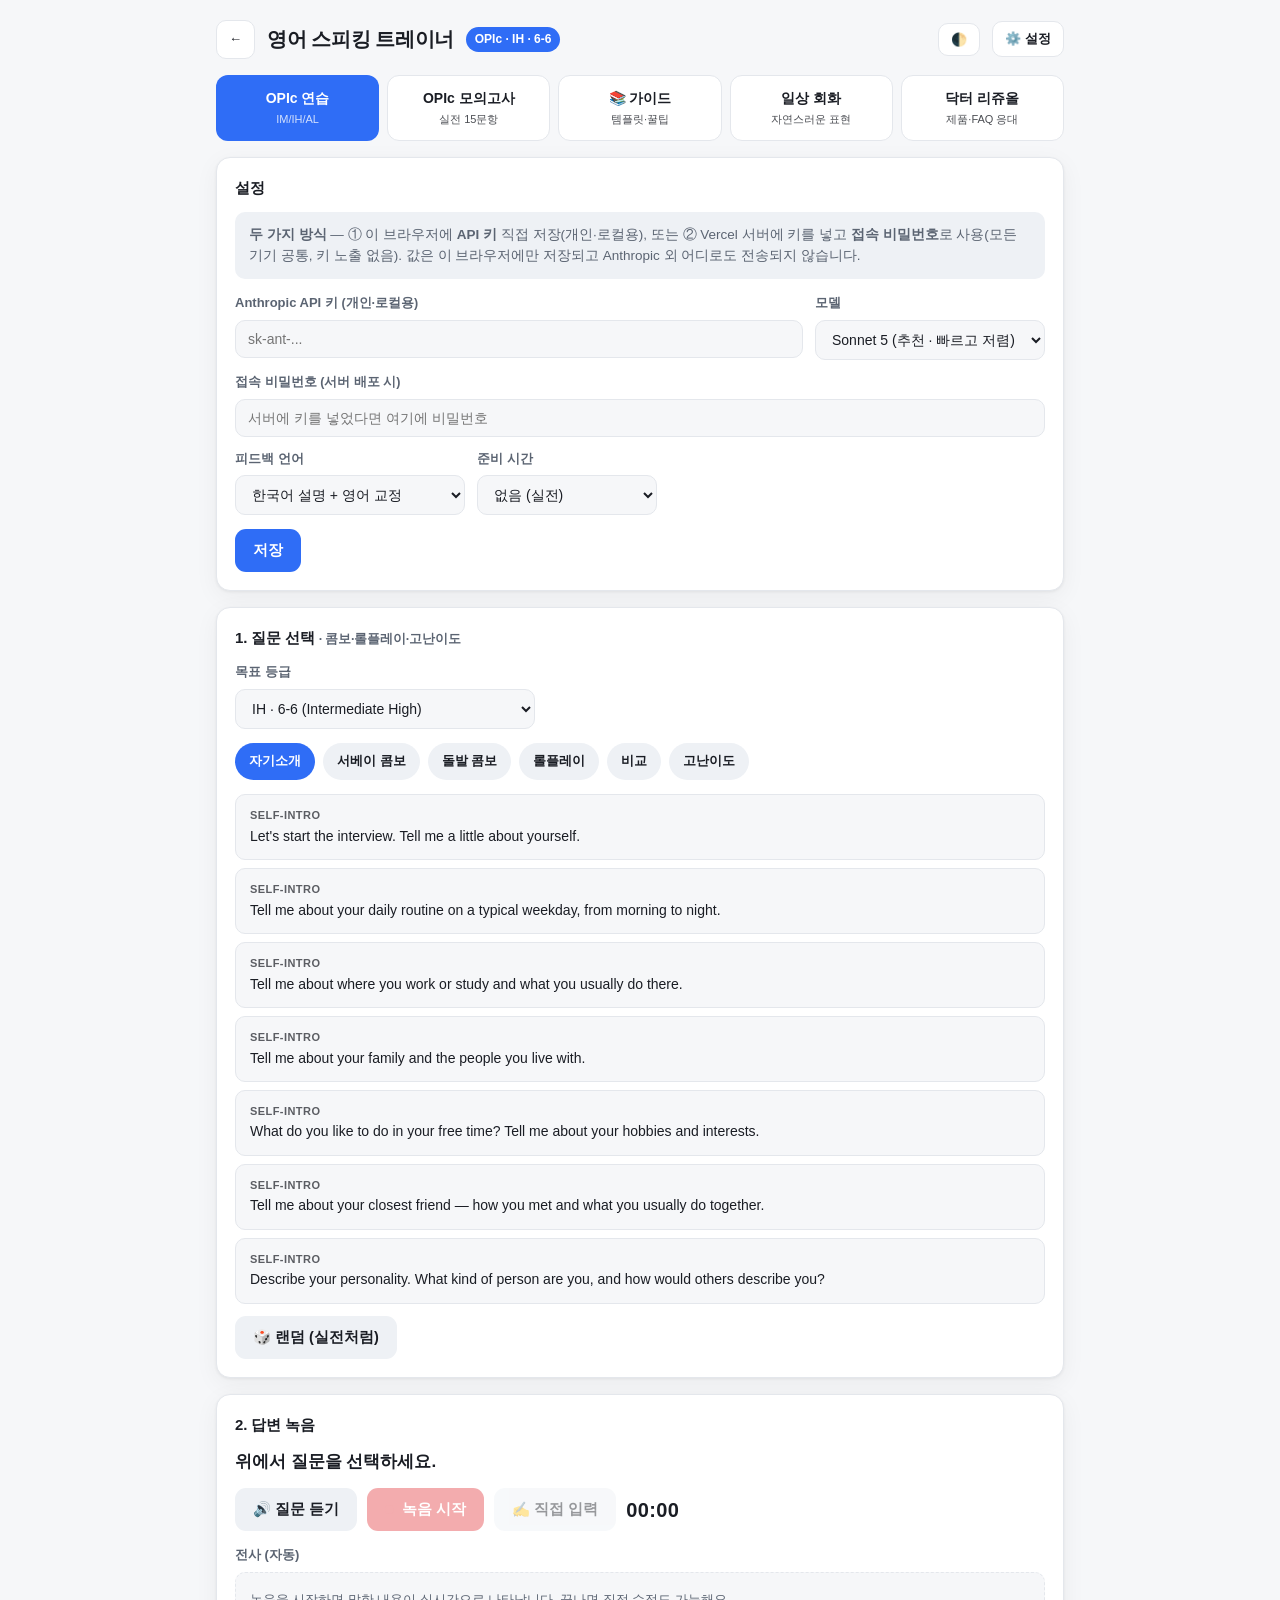
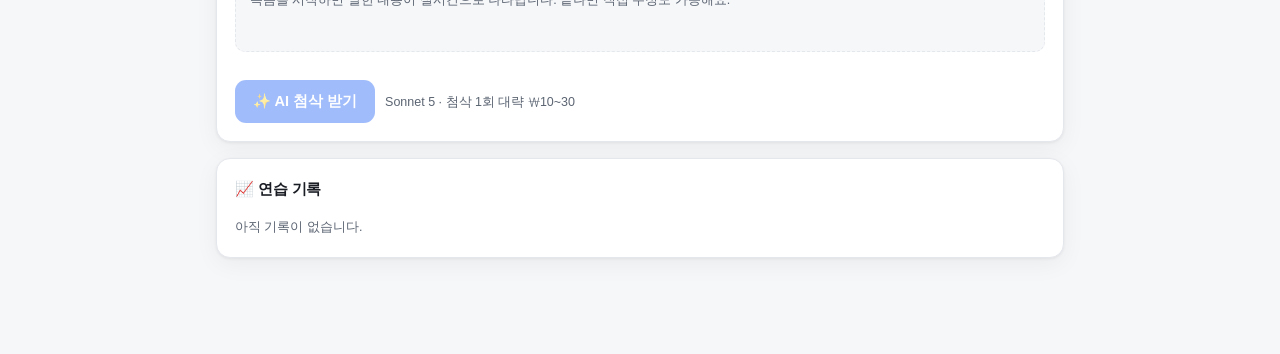
<file: speaking/index.html>
<!DOCTYPE html>
<html lang="ko">
<head>
<meta charset="UTF-8">
<meta name="viewport" content="width=device-width, initial-scale=1.0">
<title>영어 스피킹 트레이너</title>
<style>
  :root{
    --bg:#f6f7f9; --panel:#ffffff; --ink:#1a1d24; --sub:#5b6472;
    --line:#e4e7ec; --accent:#2f6df6; --accent-ink:#fff;
    --red:#e5484d; --red-bg:#fdecec; --green:#2f9e44; --green-bg:#e9f7ee;
    --amber:#e8a33d; --amber-bg:#fdf3e3; --chip:#eef1f5;
    --shadow:0 1px 3px rgba(0,0,0,.06),0 6px 24px rgba(0,0,0,.05);
    --radius:14px;
  }
  @media (prefers-color-scheme: dark){
    :root{
      --bg:#0f1115; --panel:#171a21; --ink:#e8ebf0; --sub:#9aa4b2;
      --line:#262b34; --accent:#5b8cff; --accent-ink:#0b1220;
      --red:#ff6b6f; --red-bg:#2a1517; --green:#4ade80; --green-bg:#13251a;
      --amber:#f0b054; --amber-bg:#2a2113; --chip:#20242c;
      --shadow:0 1px 3px rgba(0,0,0,.4),0 8px 30px rgba(0,0,0,.35);
    }
  }
  :root[data-theme="light"]{
    --bg:#f6f7f9; --panel:#ffffff; --ink:#1a1d24; --sub:#5b6472;
    --line:#e4e7ec; --accent:#2f6df6; --accent-ink:#fff;
    --red:#e5484d; --red-bg:#fdecec; --green:#2f9e44; --green-bg:#e9f7ee;
    --amber:#e8a33d; --amber-bg:#fdf3e3; --chip:#eef1f5;
  }
  :root[data-theme="dark"]{
    --bg:#0f1115; --panel:#171a21; --ink:#e8ebf0; --sub:#9aa4b2;
    --line:#262b34; --accent:#5b8cff; --accent-ink:#0b1220;
    --red:#ff6b6f; --red-bg:#2a1517; --green:#4ade80; --green-bg:#13251a;
    --amber:#f0b054; --amber-bg:#2a2113; --chip:#20242c;
  }
  *{box-sizing:border-box}
  body{margin:0;background:var(--bg);color:var(--ink);
    font-family:-apple-system,BlinkMacSystemFont,"Segoe UI","Malgun Gothic","Apple SD Gothic Neo",sans-serif;
    line-height:1.6;-webkit-font-smoothing:antialiased}
  .wrap{max-width:880px;margin:0 auto;padding:20px 16px 80px}
  header{display:flex;align-items:center;gap:12px;margin-bottom:16px;flex-wrap:wrap}
  .logo{font-weight:800;font-size:20px;letter-spacing:-.02em}
  .badge{background:var(--accent);color:var(--accent-ink);font-weight:700;font-size:12px;
    padding:3px 9px;border-radius:999px}
  .spacer{flex:1}
  .icon-btn{background:var(--panel);border:1px solid var(--line);color:var(--ink);
    border-radius:10px;padding:8px 12px;font-size:13px;cursor:pointer;font-weight:600}
  .icon-btn:hover{border-color:var(--accent)}
  .modebar{display:flex;gap:8px;margin-bottom:16px;flex-wrap:wrap}
  .modetab{flex:1;min-width:120px;background:var(--panel);border:1px solid var(--line);
    border-radius:12px;padding:11px 12px;cursor:pointer;text-align:center;font-weight:700;font-size:14px}
  .modetab:hover{border-color:var(--accent)}
  .modetab.active{background:var(--accent);color:var(--accent-ink);border-color:transparent}
  .modetab .sub{font-size:11px;font-weight:500;opacity:.78;margin-top:2px}
  .card{background:var(--panel);border:1px solid var(--line);border-radius:var(--radius);
    padding:18px;box-shadow:var(--shadow);margin-bottom:16px}
  h2{font-size:15px;margin:0 0 12px;letter-spacing:-.01em}
  label{font-size:13px;color:var(--sub);font-weight:600;display:block;margin-bottom:6px}
  input,select,textarea{width:100%;background:var(--bg);border:1px solid var(--line);
    color:var(--ink);border-radius:10px;padding:10px 12px;font-size:14px;font-family:inherit}
  input:focus,select:focus,textarea:focus{outline:2px solid var(--accent);outline-offset:-1px;border-color:transparent}
  .row{display:flex;gap:12px;flex-wrap:wrap}
  .row>div{flex:1;min-width:160px}
  .muted{color:var(--sub);font-size:12.5px}
  .hidden{display:none!important}
  .chips{display:flex;gap:8px;flex-wrap:wrap;margin-bottom:14px}
  .chip{background:var(--chip);border:1px solid transparent;color:var(--ink);
    border-radius:999px;padding:7px 13px;font-size:13px;cursor:pointer;font-weight:600}
  .chip.active{background:var(--accent);color:var(--accent-ink)}
  .q-list{display:flex;flex-direction:column;gap:8px}
  .q-item{background:var(--bg);border:1px solid var(--line);border-radius:10px;
    padding:12px 14px;cursor:pointer;font-size:14px}
  .q-item:hover{border-color:var(--accent)}
  .q-item.active{border-color:var(--accent);background:var(--accent);color:var(--accent-ink)}
  .q-item .qtype{font-size:11px;opacity:.7;font-weight:700;text-transform:uppercase;letter-spacing:.04em}
  .question-box{font-size:17px;font-weight:600;line-height:1.5;margin:6px 0 14px}
  .controls{display:flex;gap:10px;flex-wrap:wrap;align-items:center}
  .btn{border:none;border-radius:11px;padding:12px 18px;font-size:14.5px;font-weight:700;
    cursor:pointer;display:inline-flex;align-items:center;gap:8px}
  .btn-primary{background:var(--accent);color:var(--accent-ink)}
  .btn-rec{background:var(--red);color:#fff}
  .btn-rec.recording{animation:pulse 1.4s infinite}
  .btn-ghost{background:var(--chip);color:var(--ink)}
  .btn:disabled{opacity:.45;cursor:not-allowed}
  @keyframes pulse{0%,100%{box-shadow:0 0 0 0 rgba(229,72,77,.5)}50%{box-shadow:0 0 0 10px rgba(229,72,77,0)}}
  .timer{font-variant-numeric:tabular-nums;font-weight:800;font-size:20px;letter-spacing:.02em}
  .dot{width:9px;height:9px;border-radius:50%;background:var(--red);display:inline-block}
  .transcript{background:var(--bg);border:1px dashed var(--line);border-radius:10px;
    padding:14px;min-height:80px;font-size:15px;white-space:pre-wrap}
  .transcript .interim{color:var(--sub)}
  audio{width:100%;margin-top:10px}
  .metrics{display:grid;grid-template-columns:repeat(auto-fit,minmax(92px,1fr));gap:10px;margin-top:12px}
  .metric{background:var(--bg);border:1px solid var(--line);border-radius:10px;padding:10px;text-align:center}
  .metric .num{font-size:20px;font-weight:800;line-height:1.1}
  .metric .lab{font-size:11px;color:var(--sub);margin-top:2px}
  .progbar{height:8px;background:var(--chip);border-radius:99px;overflow:hidden}
  .progbar>div{height:100%;background:var(--accent);border-radius:99px;transition:width .3s}
  .lvl-hero{display:flex;align-items:center;gap:16px;flex-wrap:wrap}
  .lvl-badge{font-size:30px;font-weight:900;background:var(--accent);color:var(--accent-ink);
    border-radius:14px;padding:10px 18px;letter-spacing:-.02em;text-align:center}
  .pill{display:inline-block;font-weight:800;font-size:12px;padding:4px 11px;border-radius:999px}
  .pill.green{background:var(--green-bg);color:var(--green)}
  .pill.amber{background:var(--amber-bg);color:var(--amber)}
  .pill.red{background:var(--red-bg);color:var(--red)}
  .scores{display:grid;grid-template-columns:repeat(auto-fit,minmax(110px,1fr));gap:10px;margin:14px 0}
  .score .bar{height:7px;background:var(--chip);border-radius:99px;overflow:hidden;margin-top:5px}
  .score .fill{height:100%;background:var(--accent);border-radius:99px}
  .score .lab{font-size:12px;color:var(--sub);display:flex;justify-content:space-between}
  .fb-section{margin-top:16px}
  .fb-section h3{font-size:14px;margin:0 0 8px;display:flex;align-items:center;gap:7px}
  .corr{background:var(--bg);border:1px solid var(--line);border-radius:10px;padding:12px;margin-bottom:8px}
  .corr .before{color:var(--red);text-decoration:line-through;text-decoration-color:var(--red)}
  .corr .after{color:var(--green);font-weight:600}
  .corr .note{font-size:12.5px;color:var(--sub);margin-top:5px}
  .up{background:var(--bg);border:1px solid var(--line);border-radius:10px;padding:12px;margin-bottom:8px}
  .up b{color:var(--accent)}
  .snote{background:var(--bg);border:1px solid var(--line);border-radius:10px;padding:10px 12px;margin-bottom:6px}
  .snote b{font-size:12.5px;color:var(--accent)}
  .model-ans{background:var(--green-bg);border:1px solid var(--line);border-radius:10px;padding:14px;
    font-size:15px;line-height:1.7}
  ul.clean{margin:0;padding-left:18px}
  ul.clean li{margin-bottom:5px}
  .banner{border-radius:10px;padding:12px 14px;font-size:13.5px;margin-bottom:12px}
  .banner.err{background:var(--red-bg);color:var(--red);border:1px solid var(--red)}
  .banner.warn{background:var(--amber-bg);color:var(--amber);border:1px solid var(--amber)}
  .banner.info{background:var(--chip);color:var(--sub)}
  .spinner{width:18px;height:18px;border:2.5px solid var(--chip);border-top-color:var(--accent);
    border-radius:50%;animation:spin .7s linear infinite;display:inline-block;vertical-align:-3px}
  @keyframes spin{to{transform:rotate(360deg)}}
  .hist-item{background:var(--bg);border:1px solid var(--line);border-radius:10px;padding:11px 13px;
    margin-bottom:8px;font-size:13px;display:flex;gap:10px;align-items:center;cursor:pointer}
  .hist-item:hover{border-color:var(--accent)}
  .hist-lvl{font-weight:800;color:var(--accent);min-width:44px;font-size:12px}
  .link{color:var(--accent);cursor:pointer;font-weight:600}
  code{background:var(--chip);padding:1px 5px;border-radius:5px;font-size:12.5px}
  details{background:var(--bg);border:1px solid var(--line);border-radius:10px;padding:10px 14px;margin-bottom:8px}
  details>summary{cursor:pointer;font-weight:700;font-size:14.5px;list-style:none}
  details>summary::-webkit-details-marker{display:none}
  details>summary::before{content:"▸ ";color:var(--accent)}
  details[open]>summary::before{content:"▾ "}
  details[open]>summary{margin-bottom:10px}
  .tmpl-step{margin:7px 0}
  .tmpl-step b{color:var(--accent);font-size:12.5px}
  .tmpl-en{display:block;background:var(--panel);border:1px solid var(--line);border-radius:8px;padding:7px 11px;margin-top:3px;font-size:14px}
  .chunks-wrap{margin-top:8px}
  .chunk{display:inline-block;background:var(--chip);border-radius:7px;padding:4px 9px;margin:0 5px 5px 0;font-size:13px}
  .tip{background:var(--bg);border:1px solid var(--line);border-radius:10px;padding:11px 13px;margin-bottom:8px;font-size:14px}
  .tip b{color:var(--accent)}
</style>
</head>
<body>
<div class="wrap">
  <header>
    <a class="icon-btn" href="../" title="학습 앱으로 돌아가기" style="text-decoration:none">←</a>
    <span class="logo">영어 스피킹 트레이너</span>
    <span class="badge" id="modeBadge">OPIc · IH</span>
    <span class="spacer"></span>
    <button class="icon-btn" id="themeBtn" title="테마">🌓</button>
    <button class="icon-btn" id="settingsBtn">⚙️ 설정</button>
  </header>

  <div class="modebar" id="modeBar"></div>

  <!-- SETTINGS -->
  <div class="card hidden" id="settingsCard">
    <h2>설정</h2>
    <div class="banner info" style="margin-bottom:14px">
      <b>두 가지 방식</b> — ① 이 브라우저에 <b>API 키</b> 직접 저장(개인·로컬용), 또는 ② Vercel 서버에 키를 넣고 <b>접속 비밀번호</b>로 사용(모든 기기 공통, 키 노출 없음). 값은 이 브라우저에만 저장되고 Anthropic 외 어디로도 전송되지 않습니다.
    </div>
    <div class="row">
      <div>
        <label>Anthropic API 키 <span class="muted">(개인·로컬용)</span></label>
        <input id="apiKey" type="password" placeholder="sk-ant-...">
      </div>
      <div style="max-width:230px">
        <label>모델</label>
        <select id="model">
          <option value="claude-sonnet-5">Sonnet 5 (추천 · 빠르고 저렴)</option>
          <option value="claude-opus-5">Opus 5 (가장 정교)</option>
          <option value="claude-haiku-4-5">Haiku 4.5 (초저가·빠른 점검)</option>
        </select>
      </div>
    </div>
    <div class="row" style="margin-top:12px">
      <div>
        <label>접속 비밀번호 <span class="muted">(서버 배포 시)</span></label>
        <input id="passcode" type="password" placeholder="서버에 키를 넣었다면 여기에 비밀번호">
      </div>
    </div>
    <div style="margin-top:12px" class="row">
      <div style="max-width:230px">
        <label>피드백 언어</label>
        <select id="fbLang">
          <option value="ko">한국어 설명 + 영어 교정</option>
          <option value="en">All English</option>
        </select>
      </div>
      <div style="max-width:180px">
        <label>준비 시간</label>
        <select id="prepTime">
          <option value="0">없음 (실전)</option>
          <option value="15">15초</option>
          <option value="30">30초</option>
        </select>
      </div>
    </div>
    <div style="margin-top:14px;display:flex;gap:10px;align-items:center">
      <button class="btn btn-primary" id="saveSettings">저장</button>
      <span class="muted" id="saveMsg"></span>
    </div>
  </div>

  <!-- QUESTION PICKER (normal modes) -->
  <div class="card" id="pickerCard">
    <h2>1. 질문 선택 <span class="muted" id="modeHint"></span></h2>
    <div id="opicTargetWrap" class="hidden" style="margin-bottom:14px">
      <label>목표 등급</label>
      <div class="row"><div style="max-width:300px">
        <select id="opicTarget">
          <option value="im">IM · 4-4 (Intermediate Mid)</option>
          <option value="ih">IH · 6-6 (Intermediate High)</option>
          <option value="al">AL · 6-6 (Advanced Low)</option>
        </select>
      </div></div>
    </div>
    <div class="chips" id="catChips"></div>
    <div class="q-list" id="qList"></div>
    <div style="margin-top:12px">
      <button class="btn btn-ghost" id="randomBtn">🎲 랜덤 (실전처럼)</button>
    </div>
  </div>

  <!-- MOCK EXAM SETUP (mock mode) -->
  <div class="card hidden" id="mockCard">
    <h2>OPIc 모의고사 <span class="muted">실전 15문항</span></h2>
    <div id="mockIntro">
      <div class="row" style="margin-bottom:12px"><div style="max-width:300px">
        <label>목표 등급</label>
        <select id="mockTarget">
          <option value="im">IM · 4-4 (Intermediate Mid)</option>
          <option value="ih">IH · 6-6 (Intermediate High)</option>
          <option value="al">AL · 6-6 (Advanced Low)</option>
        </select>
      </div></div>
      <div class="banner info">자기소개 1 + 콤보세트 3(9문항, 묘사→습관→경험) + 롤플레이 2 + 고난이도 3 = <b>총 15문항</b>. 실제 OPIc처럼 순서대로 진행하고, 마지막에 <b>추정 등급</b>을 드립니다. (자기소개·롤플레이는 실전과 동일하게 스킵 금지) IM 목표는 고난이도 대신 추가 서베이로 대체됩니다.</div>
      <button class="btn btn-primary" id="mockStartBtn">▶ 모의고사 시작</button>
    </div>
    <div id="mockRun" class="hidden">
      <div style="display:flex;justify-content:space-between;align-items:center;margin-bottom:8px">
        <div><b id="mockProg">문제 1 / 15</b> <span class="muted" id="mockSection"></span></div>
        <span class="link" id="mockRestart">처음부터</span>
      </div>
      <div class="progbar"><div id="mockBar" style="width:0"></div></div>
    </div>
  </div>

  <!-- GUIDE (templates + tips) -->
  <div class="card hidden" id="guideCard">
    <h2>📚 오픽 가이드 <span class="muted">유형별 만능 템플릿 · 고득점 꿀팁</span></h2>
    <div id="guideBody"></div>
  </div>

  <!-- PRACTICE / RECORDING (shared) -->
  <div class="card" id="practiceCard">
    <h2 id="practiceTitle">2. 답변 녹음</h2>
    <div class="muted" id="qType" style="text-transform:uppercase;letter-spacing:.05em;font-weight:700;font-size:11px"></div>
    <div class="question-box" id="questionText">위에서 질문을 선택하세요.</div>
    <div class="controls">
      <button class="btn btn-ghost" id="ttsBtn">🔊 질문 듣기</button>
      <button class="btn btn-rec" id="recBtn" disabled><span class="dot"></span> 녹음 시작</button>
      <button class="btn btn-ghost" id="typeBtn" disabled title="아이폰 등 전사 안 될 때: 키보드 마이크로 받아쓰기">✍️ 직접 입력</button>
      <span class="timer" id="timer">00:00</span>
      <span class="muted" id="prepMsg"></span>
    </div>
    <div style="margin-top:14px">
      <label>전사 (자동)</label>
      <div class="transcript" id="transcript"><span class="muted">녹음을 시작하면 말한 내용이 실시간으로 나타납니다. 끝나면 직접 수정도 가능해요.</span></div>
      <textarea id="transcriptEdit" class="hidden" rows="5"></textarea>
      <audio id="audioPlayer" controls class="hidden"></audio>
    </div>
    <div class="metrics" id="metrics"></div>
    <div style="margin-top:16px">
      <div id="normalActions" style="display:flex;gap:10px;align-items:center;flex-wrap:wrap">
        <button class="btn btn-primary" id="feedbackBtn" disabled>✨ AI 첨삭 받기</button>
        <span class="muted" id="fbCost"></span>
      </div>
      <div id="mockActions" class="hidden" style="display:flex;gap:10px;align-items:center;flex-wrap:wrap">
        <button class="btn btn-primary" id="mockNextBtn" disabled>다음 문제 →</button>
        <button class="btn btn-primary hidden" id="mockScoreBtn" disabled>📊 채점하기</button>
        <span class="muted" id="mockActionHint"></span>
      </div>
    </div>
  </div>

  <!-- FEEDBACK -->
  <div class="card hidden" id="feedbackCard">
    <h2 id="fbTitle">3. AI 첨삭</h2>
    <div id="feedbackBody"></div>
  </div>

  <!-- HISTORY -->
  <div class="card">
    <h2>📈 연습 기록</h2>
    <div id="histList"><span class="muted">아직 기록이 없습니다.</span></div>
  </div>
</div>

<script>
// ================== OPIc 데이터 (콤보 구조) ==================
const OPIC_SELF_INTRO = [
  "Let's start the interview. Tell me a little about yourself.",
  "Tell me about your daily routine on a typical weekday, from morning to night.",
  "Tell me about where you work or study and what you usually do there.",
  "Tell me about your family and the people you live with.",
  "What do you like to do in your free time? Tell me about your hobbies and interests.",
  "Tell me about your closest friend — how you met and what you usually do together.",
  "Describe your personality. What kind of person are you, and how would others describe you?",
];
const OPIC_SURVEY_COMBOS = [
  {topic:"카페 Café", set:[
    {t:"묘사 Describe", q:"Describe a café you often go to. What does it look like, and what's the atmosphere like?"},
    {t:"습관 Routine", q:"What do you usually do at the café, and what do you normally order? Walk me through a typical visit."},
    {t:"경험 Experience", q:"Tell me about a memorable experience you had at a café. What happened and why does it stand out?"}]},
  {topic:"영화 Movies", set:[
    {t:"묘사 Describe", q:"Describe the kind of movies you enjoy and where you usually watch them."},
    {t:"습관 Routine", q:"What do you usually do before, during, and after watching a movie?"},
    {t:"경험 Experience", q:"Tell me about a movie you watched recently that left a strong impression on you."}]},
  {topic:"음악 Music", set:[
    {t:"묘사 Describe", q:"Describe the kind of music you like and a singer or band you really enjoy."},
    {t:"습관 Routine", q:"When and how do you usually listen to music in your daily life?"},
    {t:"경험 Experience", q:"Tell me about a memorable experience related to music — a concert, a song, or a special moment."}]},
  {topic:"여행 Travel", set:[
    {t:"묘사 Describe", q:"Describe a place you love to travel to. What is it like?"},
    {t:"습관 Routine", q:"What do you usually do to prepare for a trip, and what do you like to do when you travel?"},
    {t:"경험 Experience", q:"Tell me about the most memorable trip you've ever taken. Give me all the details."}]},
  {topic:"운동 Exercise", set:[
    {t:"묘사 Describe", q:"Describe the exercise or physical activity you usually do to stay healthy."},
    {t:"습관 Routine", q:"Walk me through your typical exercise routine from start to finish."},
    {t:"경험 Experience", q:"Tell me about a memorable experience related to exercise or sports."}]},
  {topic:"독서 Reading", set:[
    {t:"묘사 Describe", q:"Describe the kind of books you like to read and where you usually read them."},
    {t:"습관 Routine", q:"When and how often do you read? Walk me through your usual reading habits."},
    {t:"경험 Experience", q:"Tell me about a book that left a strong impression on you and why."}]},
  {topic:"TV·드라마 TV Shows", set:[
    {t:"묘사 Describe", q:"Describe the kind of TV shows or dramas you enjoy watching."},
    {t:"습관 Routine", q:"When and how do you usually watch TV shows? Do you binge-watch or watch one at a time?"},
    {t:"경험 Experience", q:"Tell me about a show you got really into recently and why you liked it."}]},
  {topic:"게임 Gaming", set:[
    {t:"묘사 Describe", q:"Describe the games you like to play and the device you play them on."},
    {t:"습관 Routine", q:"When and how often do you usually play games, and who do you play with?"},
    {t:"경험 Experience", q:"Tell me about a memorable moment you had while playing a game."}]},
  {topic:"요리 Cooking", set:[
    {t:"묘사 Describe", q:"Describe the kind of food you like to cook and what your kitchen is like."},
    {t:"습관 Routine", q:"How often do you cook, and what do you usually make? Walk me through your process."},
    {t:"경험 Experience", q:"Tell me about a time you cooked something that turned out really well — or really badly."}]},
  {topic:"쇼핑 Shopping", set:[
    {t:"묘사 Describe", q:"Describe the places where you usually go shopping."},
    {t:"습관 Routine", q:"How and how often do you usually shop, and what kinds of things do you buy?"},
    {t:"경험 Experience", q:"Tell me about a memorable shopping experience you had recently."}]},
  {topic:"산책 Walking", set:[
    {t:"묘사 Describe", q:"Describe the places where you like to take walks."},
    {t:"습관 Routine", q:"When and how often do you go for walks, and what do you do while walking?"},
    {t:"경험 Experience", q:"Tell me about a particularly memorable walk you took."}]},
  {topic:"등산 Hiking", set:[
    {t:"묘사 Describe", q:"Describe a mountain or trail you like to hike and what it looks like."},
    {t:"습관 Routine", q:"How do you usually prepare for a hike, and what do you do on the mountain?"},
    {t:"경험 Experience", q:"Tell me about a memorable hiking experience you had."}]},
  {topic:"반려동물 Pets", set:[
    {t:"묘사 Describe", q:"Describe a pet you have or would like to have."},
    {t:"습관 Routine", q:"What do you usually do to take care of a pet during a typical day?"},
    {t:"경험 Experience", q:"Tell me about a memorable moment you had with a pet or an animal."}]},
];
const OPIC_SURPRISE_COMBOS = [
  {topic:"은행 Bank", set:[
    {t:"묘사 Describe", q:"Describe a bank you usually go to. What does it look like inside?"},
    {t:"습관 Routine", q:"What do you usually do when you visit a bank?"},
    {t:"경험 Experience", q:"Tell me about a memorable or unexpected experience you had at a bank."}]},
  {topic:"병원 Clinic", set:[
    {t:"묘사 Describe", q:"Describe a hospital or clinic you have been to. What was it like?"},
    {t:"습관 Routine", q:"What do you usually do when you go to see a doctor?"},
    {t:"경험 Experience", q:"Tell me about a memorable experience you had at a hospital or clinic."}]},
  {topic:"호텔 Hotel", set:[
    {t:"묘사 Describe", q:"Describe a hotel you have stayed at that you remember well."},
    {t:"습관 Routine", q:"What do you usually do when you check into and stay at a hotel?"},
    {t:"경험 Experience", q:"Tell me about a memorable experience you had while staying at a hotel."}]},
  {topic:"대중교통 Transit", set:[
    {t:"묘사 Describe", q:"Describe the public transportation you usually use. What is it like?"},
    {t:"습관 Routine", q:"How do you usually use public transportation in your daily life?"},
    {t:"경험 Experience", q:"Tell me about a memorable or unexpected experience you had on public transportation."}]},
  {topic:"날씨 Weather", set:[
    {t:"묘사 Describe", q:"Describe the weather and the seasons where you live."},
    {t:"습관 Routine", q:"What do you usually do differently depending on the weather?"},
    {t:"경험 Experience", q:"Tell me about a time when the weather really affected your plans."}]},
  {topic:"인터넷 Internet", set:[
    {t:"묘사 Describe", q:"Describe how you usually use the internet and the devices you use."},
    {t:"습관 Routine", q:"What websites or apps do you visit most, and what do you do on them?"},
    {t:"경험 Experience", q:"Tell me about a time the internet was really helpful — or caused a problem for you."}]},
  {topic:"우리 동네 Neighborhood", set:[
    {t:"묘사 Describe", q:"Describe the neighborhood where you live. What is it like?"},
    {t:"습관 Routine", q:"What do you usually do around your neighborhood?"},
    {t:"경험 Experience", q:"Tell me about a memorable experience you had in your neighborhood."}]},
  {topic:"명절·휴일 Holidays", set:[
    {t:"묘사 Describe", q:"Describe a holiday that is important in your country."},
    {t:"습관 Routine", q:"What do you and your family usually do on that holiday?"},
    {t:"경험 Experience", q:"Tell me about a memorable holiday you spent recently."}]},
  {topic:"외식 Eating Out", set:[
    {t:"묘사 Describe", q:"Describe a restaurant you like to eat at. What is it like?"},
    {t:"습관 Routine", q:"How often do you eat out, and what do you usually order?"},
    {t:"경험 Experience", q:"Tell me about a memorable dining-out experience you had."}]},
  {topic:"건강 Health", set:[
    {t:"묘사 Describe", q:"Describe what you do to stay healthy."},
    {t:"습관 Routine", q:"What healthy or unhealthy habits do you have in your daily life?"},
    {t:"경험 Experience", q:"Tell me about a time you got sick or had to take care of your health."}]},
  {topic:"패션 Fashion", set:[
    {t:"묘사 Describe", q:"Describe your usual style of clothing."},
    {t:"습관 Routine", q:"How do you usually decide what to wear, and where do you buy your clothes?"},
    {t:"경험 Experience", q:"Tell me about a time you bought or wore something you really loved."}]},
  {topic:"재활용 Recycling", set:[
    {t:"묘사 Describe", q:"Describe how recycling works where you live."},
    {t:"습관 Routine", q:"What do you usually do to recycle or reduce waste at home?"},
    {t:"경험 Experience", q:"Tell me about a time recycling or the environment came up in your daily life."}]},
];
const OPIC_ROLEPLAY = [
  {topic:"카페 Café", set:[
    {t:"질문하기 Ask", q:"I work at a café. Call me and ask three or four questions about our menu, prices, and hours."},
    {t:"문제해결 Solve", q:"You ordered a drink but it came out completely wrong. Explain the problem to the staff and ask them to solve it."},
    {t:"유사경험 Experience", q:"Have you ever had a problem with an order at a store or restaurant? Tell me what happened and how it was resolved."}]},
  {topic:"약속/여행 Plans", set:[
    {t:"질문하기 Ask", q:"Your friend just got back from a trip you're planning to take. Ask three or four questions to get useful information."},
    {t:"문제해결 Solve", q:"You're supposed to meet a friend, but you can't find the meeting place. Call your friend, explain, and solve the problem together."},
    {t:"유사경험 Experience", q:"Tell me about a time a plan went wrong or you got lost. What happened and how did you handle it?"}]},
  {topic:"호텔 Hotel", set:[
    {t:"질문하기 Ask", q:"You want to book a hotel room. Call the hotel and ask three or four questions about rooms, price, and amenities."},
    {t:"문제해결 Solve", q:"You arrive at your hotel but there's a problem with your reservation. Explain the situation and ask them to fix it."},
    {t:"유사경험 Experience", q:"Tell me about a time you had a problem at a hotel or while traveling. What happened?"}]},
  {topic:"병원 Doctor", set:[
    {t:"질문하기 Ask", q:"You need to make a doctor's appointment. Call the clinic and ask three or four questions."},
    {t:"문제해결 Solve", q:"You have an appointment but you're running late and might miss it. Call and solve the situation."},
    {t:"유사경험 Experience", q:"Tell me about a time you had to visit a doctor or hospital unexpectedly."}]},
  {topic:"상점 교환 Store", set:[
    {t:"질문하기 Ask", q:"You bought a product but want to know the return policy. Call the store and ask three or four questions."},
    {t:"문제해결 Solve", q:"The item you bought is broken or the wrong one. Explain the problem and ask for an exchange or refund."},
    {t:"유사경험 Experience", q:"Tell me about a time you had to return or exchange something. How did it go?"}]},
  {topic:"친구 초대 Inviting", set:[
    {t:"질문하기 Ask", q:"You want to invite a friend to an event this weekend. Call and ask a few questions to make a plan."},
    {t:"문제해결 Solve", q:"You made plans with a friend, but something came up and you need to change them. Call and work out a new plan."},
    {t:"유사경험 Experience", q:"Tell me about a time your plans with a friend changed at the last minute."}]},
];
const OPIC_ADVANCED = [
  {t:"Advance", q:"Some people believe smartphones have made people less social, while others disagree. Discuss both sides and give your own opinion with specific reasons."},
  {t:"Advance", q:"Think about an environmental or social issue in your city. Describe the issue, explain why it matters, and suggest what individuals and the government could do about it."},
  {t:"Advance", q:"Compare how people spent their free time 20 years ago with how they spend it today, explain the reasons for the changes, and predict how it might change in the future."},
  {t:"Advance", q:"A friend from another country is moving to your city. Explain the challenges they might face, how they could prepare, and what advice you would give them."},
  {t:"Advance", q:"Some people prefer to travel alone, while others prefer to travel with a group. Discuss the advantages and disadvantages of each, and explain which you prefer and why."},
  {t:"Advance", q:"Technology has changed the way people communicate with friends and family. Discuss the positive and negative effects, and share your own view."},
  {t:"Advance", q:"More people are shopping online instead of in physical stores. What are the advantages and disadvantages, and how do you think shopping will change in the future?"},
  {t:"Advance", q:"In many countries people are living longer than before. What challenges does an aging population create, and what could society do to prepare?"},
  {t:"Advance", q:"Some believe studying abroad is the best way to learn a language, while others disagree. Discuss both views and give your opinion."},
  {t:"Advance", q:"Public transportation and private cars each have pros and cons. Compare them and explain which you think is better for a big city."},
  {t:"Advance", q:"Artificial intelligence is starting to change many jobs. What opportunities and concerns does this create, and how should people prepare?"},
  {t:"Advance", q:"Work-life balance is a common topic these days. Why do you think it's hard to achieve, and what can individuals and companies do about it?"},
];

const OPIC_COMPARISON = [
  {t:"Comparison", q:"How has the way people listen to music changed compared to the past?"},
  {t:"Comparison", q:"Compare how people communicate with each other today with how they communicated in the past."},
  {t:"Comparison", q:"How has shopping changed over the years? Compare the past and the present."},
  {t:"Comparison", q:"Compare the cafés or restaurants of today with those from when you were younger."},
  {t:"Comparison", q:"How has technology changed the way people work or study compared to the past?"},
  {t:"Comparison", q:"Compare how people spend their free time now with how they used to spend it."},
  {t:"Comparison", q:"How have smartphones changed daily life compared to before they existed?"},
  {t:"Comparison", q:"Compare traveling today with traveling in the past. What has changed?"},
  {t:"Comparison", q:"How has your neighborhood or city changed over the years?"},
  {t:"Comparison", q:"Compare the way people exercise or stay healthy now with the past."},
  {t:"Comparison", q:"How has watching movies or TV changed compared to when you were a child?"},
  {t:"Comparison", q:"Compare how people keep in touch with friends now versus in the past."},
];

// ================== 일상 회화 ==================
const DAILY_BANK = {
  "인사·스몰토크":[
    {t:"Small Talk",q:"You just met someone new at a party. Introduce yourself and keep the small talk going for a bit."},
    {t:"Small Talk",q:"A coworker asks, 'How was your weekend?' Answer naturally and ask them back."},
    {t:"Small Talk",q:"You run into an old friend you haven't seen in a long time. Start a warm, friendly conversation."}],
  "식당·카페":[
    {t:"Ordering",q:"You're at a café. Order a drink and a snack, and ask one question about the menu."},
    {t:"Complaint",q:"You're at a restaurant and your order came out wrong. Politely tell the server and ask them to fix it."},
    {t:"Recommend",q:"Recommend your favorite restaurant to a friend and explain why they should try it."}],
  "쇼핑":[
    {t:"Shopping",q:"You're shopping for clothes. Ask a store employee for help finding your size and a different color."},
    {t:"Returns",q:"You want to return something you bought online. Explain the situation to customer service and ask for a refund."}],
  "길찾기·여행":[
    {t:"Directions",q:"You're lost in a new city. Ask a stranger for directions to the nearest subway station."},
    {t:"Hotel",q:"You're checking into a hotel. Check in and ask about breakfast time and the wifi password."},
    {t:"Travel",q:"Tell a friend about your dream vacation — where you'd go and why."}],
  "전화·예약":[
    {t:"Phone",q:"Call a restaurant to make a dinner reservation for four people this Friday at 7 p.m."},
    {t:"Reschedule",q:"Call to reschedule an appointment to a different day and apologize for the short notice."}],
  "직장 대화":[
    {t:"Work",q:"A colleague asks for your opinion on a new idea in a meeting. Share your thoughts clearly."},
    {t:"Work",q:"You need to ask your manager for a day off next week. Make the request politely."},
    {t:"Work",q:"Introduce yourself and your role to a new team member on your first call together."}],
  "의견·토론":[
    {t:"Opinion",q:"Do you think working from home is better than working in an office? Explain your opinion with reasons."},
    {t:"Opinion",q:"What's a hobby you'd recommend to almost anyone, and why?"},
    {t:"Opinion",q:"Talk about a movie or show you watched recently and whether you'd recommend it."}],
};

// ================== 닥터 리쥬올 ==================
// 실제 제품·FAQ 사실(정답 기준). AI 모범답안·정확성 점수의 ground truth로 사용됨.
// 출처: Dr.Reju-All Brand Intro + [US] Content Brief for US Affiliates.
const REJUALL_KNOWLEDGE = `BRAND
- Dr.Reju-All (by NeoSimplix). Tagline: "Rejuvenate from All Damage." A K-Pharmacy No.1, doctor- and pharmacist-led skincare brand built on real science, proven actives, and visible results.
- Brand philosophy: Right Ingredients (chosen on research/stability data, not trends), Right Guidance (clear AM/PM, step order, what to expect), Right Results (formulas you can see/feel, backed by testing).
- Signature ingredient across the line: medical-grade PDRN (ultra-refined 99% purity salmon DNA). Handle @rejuall_official. Hashtags #Dr.RejuAll #RejuAll.

HERO / KEY PRODUCTS

1) Advanced PDRN Rejuvenating Cream (20ml / 60ml) — the hero product
- Pharmacy-grade regenerative gel-cream. Key actives: PDRN 1,200 ppm (99% purity salmon DNA, ultra-refined), Niacinamide 20,000 ppm, Panthenol 20,000 ppm, Hydrolyzed L-Collagen 20,000 ppm, Moisture-Repair Triple Complex.
- Benefits: supports skin regeneration, barrier recovery, deep hydration; soothes irritation, reduces redness and post-blemish marks, supports faster recovery. Suitable for daily use incl. sensitive/compromised skin. Gel texture = fast, deep absorption, non-greasy cushioned finish.
- Clinical (as tested): skin hydration +364% and soothing/redness +24% after one use.
- How to use: after cleansing, AM or PM, in place of a serum/emulsion. Day = smooth, crease-free makeup base. Night = extra layer on dry areas.
- Best angle: post-treatment recovery ("what I used after laser / microneedling to calm my skin").

2) Advanced Retino-Mela Serum (30ml)
- Brightening + skin-renewal serum. Actives: HPR 0.1% (next-generation retinoid), alpha-bisabolol, Niacinamide 10%, TXA (tranexamic acid).
- HPR works directly (no conversion), ~30x more stable than retinol/retinal, ultra-low irritation, beginner-friendly. The 4 actives target melanin at every stage (formation, transfer, surface). For uneven tone, dullness, dark spots, fine lines.
- How to use: PM after cleansing/toning; gentle enough for daily use; ALWAYS apply SPF in the day.
- Best angle: "stop using unstable retinol/retinal if it irritated you" — a next-gen retinoid for wrinkles AND dark spots.

3) Advanced LC-Ceramide Barrier Cream (50ml)
- Barrier cream with patented long-chain Ceramide 1% that mimics the skin's own lipids; also beta-sitosterol, D-Panthenol, Niacinamide.
- Reinforces/repairs the barrier, locks in moisture, calms sensitivity, lightweight & non-greasy. All skin types.
- Clinical: skin blemishes -93% after 4 weeks; redness -55% after one use.
- How to use: final step of the routine to lock in moisture, AM/PM; pair with the PDRN Cream for dry skin.
- Best angle: "dull skin isn't a glow problem, it's a barrier problem" — repair -> hydration -> glow follows.

4) Advanced PDRN Rejuvenating Lip Serum (10ml)
- Multifunctional lip serum. Actives: Lipozomal/LipoZip PDRN (reverse-micelle, optimized for lip skin), Lactic Acid + hibiscus-derived AHA (gentle exfoliation), Allantoin, Tocopheryl Acetate, CPC, Glycyrrhetinic Acid. Paraben- and fragrance-free.
- Restores the lip barrier, gentle exfoliation, 24h hydration, glow; non-sticky lightweight finish. Hygienic silicone donut-tip applicator; locking lid.
- Clinical: lip texture +70%, hydration +54% after one use; 54% glow retention at 24h; firmness/volume +26%.
- How to use: turn locking lid to ON before use, apply evenly, turn OFF and cap after. Daily as needed; night = generous layer as an overnight lip mask.
- Best angle: "from dry to plump lips overnight?" / "salmon DNA for your lips?"

5) Advanced PDRN Copper Peptide Serum (30ml)
- Dual-action anti-aging serum: PDRN 1,200 ppm ("building blocks") + Copper Peptide 1,000 ppm / 1% ("builder", 99% purity in blue microcapsules that protect actives from oxidation until application), Multi-Peptide.
- Improves firmness, elasticity, radiance; PDRN supports renewal, copper peptides support firmness. Lightweight, fast-absorbing, slight cooling.
- How to use: after toner, apply and massage until the blue capsules melt in; for targeted care, layer the PDRN Cream on top.
- Best angle: "not all peptides are equal" / "one serum, two powerhouse ingredients."

6) Advanced PDRN Rejuvenating Mask (4ea; 1 sheet / 36ml)
- Intensive emulsion sheet mask, 1,200 ppm Salmon PDRN, 2% Niacinamide, 2% Collagen, Hyaluronate, Advanced 6-Peptide Complex, 3-Centella + 4-TECA. Separate face AND neck sheets in one pack. Vegan-certified, biodegradable, non-comedogenic, German Derma certified.
- Hydration recovery, barrier reinforcement, wrinkle care, radiance. Marketing line: "a whole tube of PDRN Cream packed into one sheet."
- Clinical: smile lines +25%, radiance +41% after 2 weeks; soothing +24% after one use.
- How to use: apply to face and neck for 10-20 min (do NOT discard the separate neck piece), then pat in remaining essence.
- Best angle: "that viral PDRN cream is now a face mask."

7) Advanced PDRN Hair Density Scalp Serum (15ml)
- Multifunctional scalp serum: SOYACT 2%, PDRN 99%, Exo-prosome, EGF Peptide Complex, plant-based AHA (tartaric acid), Biotin, Rosemary/Panthenol, Menthyl Lactate. Transparent gel via a cooling metal-ball applicator; fragrance-free, non-greasy.
- Advanced Triple Hair Cycle Care (protects growth/anagen, shortens regression/catagen, prevents extended rest/telogen): healthier scalp, stronger roots, less shedding, more density. Plant-derived, efficacy positioned comparable to Minoxidil, low irritation, can be combined with Minoxidil.
- Clinical: scalp flaking +40% and hair shedding after brushing -60% after 4 weeks.
- How to use: twist bottom cap to unlock, press top button to dispense, apply to scalp (hairline, part line) and massage in; twist to lock after use.
- Best angle: "your scalp is skin too."

COMPLIANCE — TikTok ad-safe language (ENFORCE in accuracy scoring; flag any violation the learner makes)
- You CAN say: "gentle on my skin", "works well for sensitive skin", "my skin feels calmer / more hydrated", "lightweight, non-greasy texture", "easy to layer into my routine", "gives a healthy, natural glow", "linked on TikTok Shop". Honest reactions, real routines, natural lighting are encouraged.
- Do NOT: suggest ingesting/misusing the product; use "miracle", "cure", or "guaranteed results"; claim instant, permanent, or dramatic transformations; use medical/prescription language such as "treats", "heals", "anti-aging"; over-edit or exaggerate before/after; and never say the word "Amazon".
- Winning tone: educational, not salesy — show real application, explain why it makes sense, set realistic expectations. Make viewers feel informed, not pressured. Content that teaches outperforms content that oversells.`;
const REJUALL_BANK = {
  "브랜드 소개":[
    {t:"Brand",q:"In 30-45 seconds, introduce Dr.Reju-All to a first-time shopper: who the brand is (K-pharmacy, doctor-led) and what it stands for."},
    {t:"Brand",q:"A viewer asks, 'What makes Dr.Reju-All different from other K-beauty brands?' Explain the 'Right Ingredients, Right Guidance, Right Results' idea simply."},
    {t:"Brand",q:"Explain what PDRN is and why it's Dr.Reju-All's signature ingredient, in plain language a beginner can understand."}],
  "제품 소개":[
    {t:"PDRN Cream",q:"Introduce the Advanced PDRN Rejuvenating Cream (the hero product): what it is, the 1,200 ppm PDRN, and who it's for. 30-45s."},
    {t:"Copper Peptide",q:"Introduce the Advanced PDRN Copper Peptide Serum. Explain the PDRN + copper peptide 'building blocks and builder' idea and the blue capsule technology."},
    {t:"Retino-Mela",q:"Introduce the Advanced Retino-Mela Serum. Explain HPR as a next-generation retinoid and why that matters for sensitive skin."},
    {t:"Ceramide",q:"Introduce the Advanced LC-Ceramide Barrier Cream and explain why long-chain ceramides matter for the skin barrier."},
    {t:"Lip Serum",q:"Introduce the Advanced PDRN Rejuvenating Lip Serum. Explain LipoZip PDRN and why lips need special care. 30s."},
    {t:"Mask",q:"Introduce the Advanced PDRN Rejuvenating Mask and explain the face-and-neck sheets and 'a whole tube of PDRN cream in one sheet'."},
    {t:"Scalp",q:"Introduce the Advanced PDRN Hair Density Scalp Serum and the idea that 'your scalp is skin too'. 30s."},
    {t:"Live Selling",q:"Give a quick, engaging product intro as if you're on a TikTok live selling the PDRN Cream right now."}],
  "사용법":[
    {t:"How-to",q:"Explain step by step how to use the PDRN Cream in a daily routine — day vs. night."},
    {t:"How-to",q:"Explain how to use the Copper Peptide Serum: after toner, massaging until the blue capsules melt in, and layering the PDRN cream for targeted care."},
    {t:"How-to",q:"Explain how to use the Retino-Mela Serum safely at night, including why sunscreen the next day matters."},
    {t:"How-to",q:"Explain how to use the Lip Serum, including the locking-lid (ON/OFF) and using it as an overnight lip mask."},
    {t:"How-to",q:"Explain how to use the PDRN Mask for face and neck, and remind the customer not to throw away the neck piece."},
    {t:"How-to",q:"A customer asks where the Ceramide Barrier Cream fits in their routine. Explain that it's the final locking-in step."}],
  "고객 FAQ":[
    {t:"FAQ",q:"A customer with sensitive skin asks whether the PDRN Cream is safe for them. Respond helpfully and honestly."},
    {t:"FAQ",q:"A customer asks, 'Salmon DNA — is that safe and what does it actually do?' Explain PDRN simply and reassuringly."},
    {t:"FAQ",q:"A customer says retinol always irritates their skin and asks how HPR is different. Explain in simple terms."},
    {t:"FAQ",q:"A customer asks how long it takes to see results from the cream. Answer honestly and set realistic expectations."},
    {t:"FAQ",q:"A customer asks whether the scalp serum really works like Minoxidil. Answer carefully and honestly without overpromising."},
    {t:"FAQ",q:"A customer asks if the products are fragrance-free and okay for sensitive skin. Answer based on the product facts."}],
  "콘텐츠 훅·앵글":[
    {t:"Hook",q:"Film a short TikTok hook using the angle 'What I used after laser / microneedling to calm my skin' for the PDRN Cream. Keep it honest and educational."},
    {t:"Hook",q:"Use the angle 'Dull skin isn't a glow problem — it's a barrier problem' to talk about the LC-Ceramide Barrier Cream."},
    {t:"Hook",q:"Use the angle 'From dry to plump lips overnight?' to introduce the PDRN Lip Serum."},
    {t:"Hook",q:"Use the angle 'Not all peptides are equal' to explain the Copper Peptide Serum's blue capsules."},
    {t:"Hook",q:"Use the angle 'Your scalp is skin too' to introduce the Hair Density Scalp Serum."}],
  "이의 대응":[
    {t:"Objection",q:"A customer says, 'It's too expensive.' Handle the objection persuasively but honestly."},
    {t:"Objection",q:"A customer is worried it won't work for their skin type. Reassure them appropriately without overpromising."},
    {t:"Objection",q:"A viewer comments, 'This is just marketing, PDRN doesn't do anything.' Respond confidently but responsibly."}],
  "규정 준수 (Ad-safe)":[
    {t:"Compliance",q:"Describe how well the PDRN Cream calmed your skin WITHOUT using banned words like 'miracle', 'cure', 'heals', or 'guaranteed'. Keep it TikTok ad-safe."},
    {t:"Compliance",q:"A new creator asks what they can and cannot say about the products on TikTok. Explain the ad-safe do's and don'ts clearly."}],
  "주문·배송 CS":[
    {t:"CS",q:"A customer asks about shipping time and the return policy. Respond as friendly customer support."},
    {t:"CS",q:"A customer's order arrived damaged. Apologize sincerely and explain how you'll resolve it."}],
};

// ================== 목표 등급 ==================
const TARGETS = {
  im:{short:"IM · 4-4", grade:"Intermediate Mid (IM)", diff:"4-4",
     crit:"connected sentences, mostly present and past tense, some concrete detail; a few errors are acceptable"},
  ih:{short:"IH · 6-6", grade:"Intermediate High (IH)", diff:"6-6",
     crit:"paragraph-length discourse across past/present/future, a range of connectors, can handle a complication; errors don't obscure meaning"},
  al:{short:"AL · 6-6", grade:"Advanced Low (AL)", diff:"6-6",
     crit:"extended, well-organized discourse; handles abstract topics, opinions and hypotheticals; strong grammatical control and precise vocabulary"},
};
let opicTarget = localStorage.getItem("spk_opic_target")||"ih";

// ================== 모드 정의 ==================
const langRule = (lang)=> lang==="ko"
  ? "Write levelComment, all 'note' fields, every item in strengths, structureFeedback, and nextFocus in KOREAN. Keep 'improved', 'better', and modelAnswer in natural spoken ENGLISH."
  : "Write everything in English.";

const MODES = {
  opic:{
    label:"OPIc 연습", sub:"IM/IH/AL", hint:"콤보·롤플레이·고난이도",
    get badge(){ return "OPIc · "+TARGETS[opicTarget].short; },
    levelCaption(){ return "추정 레벨 · 목표 "+TARGETS[opicTarget].short; },
    modelTitle:"⭐ 목표 수준 모범 답안",
    bank:{},
    scoreKeys:[{key:"fluency",label:"유창성 Fluency"},{key:"grammar",label:"문법 Grammar"},
      {key:"vocabulary",label:"어휘 Vocabulary"},{key:"coherence",label:"응집성 Coherence"},
      {key:"taskCompletion",label:"과제수행 Task"}],
    system(lang){
      const T=TARGETS[opicTarget];
      return `You are an expert OPIc rater and English speaking coach on the ACTFL scale. The test-taker is a Korean native speaker whose TARGET grade is ${T.grade}, taking difficulty ${T.diff}.

You get ONE OPIc question and a speech-recognition transcript of the spoken answer. IGNORE missing punctuation and obvious mis-transcriptions — judge the underlying spoken language.

Evaluate against ${T.grade} expectations (${T.crit}). Give a realistic estimatedLevel (NL/NM/NH/IL/IM/IH/AL). In levelComment, state whether the answer reaches the ${T.grade} target and the main gap.
scores 1-10 for fluency, grammar, vocabulary, coherence, taskCompletion; 2-3 strengths; up to 6 corrections (original→improved with note); 3-4 vocabUpgrades; structureFeedback (organization, tense consistency, connectors, task completion — for role-play did they actually ask/solve; for advanced did they develop the argument on both sides); a modelAnswer written AT the ${T.grade} level (${T.crit}), natural spoken English; nextFocus.
${langRule(lang)}`;
    }
  },
  mock:{ label:"OPIc 모의고사", sub:"실전 15문항", hint:"실전 모의고사", badge:"OPIc 모의고사", isMock:true },
  guide:{ label:"📚 가이드", sub:"템플릿·꿀팁", hint:"유형별 템플릿 · 고득점 꿀팁", badge:"오픽 가이드", isGuide:true },
  daily:{
    label:"일상 회화", sub:"자연스러운 표현", hint:"실생활 상황 회화", badge:"일상 회화",
    bank:DAILY_BANK, levelCaption:"회화 수준 (CEFR)", modelTitle:"⭐ 자연스러운 모범 답변",
    scoreKeys:[{key:"fluency",label:"유창성 Fluency"},{key:"grammar",label:"문법 Grammar"},
      {key:"vocabulary",label:"어휘 Vocabulary"},{key:"naturalness",label:"자연스러움 Natural"},
      {key:"responsiveness",label:"상황대응 Response"}],
    system(lang){
      return `You are a friendly, encouraging everyday-English conversation coach for a Korean learner. This is NOT a formal exam — the goal is natural, confident, real-life spoken English.

You get ONE everyday situation prompt and a speech-recognition transcript of the learner's spoken response. IGNORE transcription artifacts.

Coach for how a friendly native speaker would actually say it: natural phrasing, common collocations and idioms, appropriate politeness/register, and good back-and-forth. Reward warmth and natural flow over textbook perfection.
Return: estimatedLevel (a CEFR estimate: A1/A2/B1/B2/C1); scores 1-10 for fluency, grammar, vocabulary, naturalness, responsiveness; 2-3 strengths; up to 6 corrections (focus on what sounds unnatural, not tiny nitpicks); 3-4 vocabUpgrades (textbook wording → what natives actually say); structureFeedback (did it fit the situation, right tone, natural flow, did they keep the conversation going); a natural spoken modelAnswer (how a friendly native would handle it, ~20-45s, casual and real); nextFocus.
${langRule(lang)}`;
    }
  },
  rejuall:{
    label:"닥터 리쥬올", sub:"제품·FAQ 응대", hint:"제품 설명 · 고객 응대", badge:"닥터 리쥬올",
    bank:REJUALL_BANK, levelCaption:"고객응대 준비도", modelTitle:"⭐ 모범 응대/설명",
    scoreKeys:[{key:"fluency",label:"유창성 Fluency"},{key:"grammar",label:"문법 Grammar"},
      {key:"clarity",label:"명료성 Clarity"},{key:"persuasiveness",label:"설득력 Persuade"},
      {key:"accuracy",label:"정확성 Accuracy"}],
    system(lang){
      const kb = REJUALL_KNOWLEDGE.trim()
        ? `\n\nPRODUCT / FAQ REFERENCE (treat as ground truth for accuracy; base the modelAnswer on these facts):\n${REJUALL_KNOWLEDGE.trim()}`
        : `\n\nNo specific product facts were provided. Judge internal consistency and plausibility, keep the modelAnswer generic-but-strong, and in nextFocus remind the learner to add real product details.`;
      return `You are an English-communication coach for a Korean e-commerce seller (Dr. Rejuall brand) selling beauty/skincare products globally, including on TikTok Shop. The learner practices explaining products and handling customer questions in English.

You get ONE seller/customer-service scenario and a speech-recognition transcript of the response. IGNORE transcription artifacts.

Coach for effective, trustworthy sales & customer-service English: clear simple explanations, natural persuasive phrasing (benefit-focused, not hype), friendly professional tone, and correct handling of objections/FAQs. IMPORTANT: keep all claims responsible and cosmetic — never invent medical or exaggerated efficacy claims; flag any unrealistic/medical claim the learner made.
Return: estimatedLevel (a Korean readiness label: "초급"/"중급"/"상급"); scores 1-10 for fluency, grammar, clarity, persuasiveness, accuracy; 2-3 strengths; up to 6 corrections; 3-4 vocabUpgrades (more natural, persuasive, professional phrasing / useful sales & CS expressions); structureFeedback (was it clear and well-structured, right tone, did it address the customer's concern and move toward a sale/resolution); a strong spoken modelAnswer (natural, friendly, trustworthy English, ~30-60s); nextFocus.${kb}
${langRule(lang)}`;
    }
  },
};

// ================== 상태 ==================
let currentModeId = "opic";
let MODE = MODES.opic;
let mock = { active:false, target:(localStorage.getItem("spk_mock_target")||"ih"), queue:[], idx:0, answers:[] };
let state = { question:null, qtype:null, recognizing:false, finalText:"",
  recStart:0, duration:0, timerId:null, recognition:null, mediaRecorder:null,
  chunks:[], audioURL:null, prepId:null };

const $ = id => document.getElementById(id);
const store = {
  get k(){return localStorage.getItem("spk_key")||localStorage.getItem("opic_key")||""},
  set k(v){localStorage.setItem("spk_key",v)},
  get passcode(){return localStorage.getItem("spk_pass")||""},
  set passcode(v){localStorage.setItem("spk_pass",v)},
  get model(){return localStorage.getItem("spk_model")||"claude-sonnet-5"},
  set model(v){localStorage.setItem("spk_model",v)},
  get fbLang(){return localStorage.getItem("spk_fblang")||"ko"},
  set fbLang(v){localStorage.setItem("spk_fblang",v)},
  get prep(){return localStorage.getItem("spk_prep")||"0"},
  set prep(v){localStorage.setItem("spk_prep",v)},
  get mode(){return localStorage.getItem("spk_mode")||"opic"},
  set mode(v){localStorage.setItem("spk_mode",v)},
  get theme(){return localStorage.getItem("spk_theme")||localStorage.getItem("opic_theme")||""},
  set theme(v){localStorage.setItem("spk_theme",v)},
  get hist(){try{return JSON.parse(localStorage.getItem("spk_hist")||"[]")}catch(e){return[]}},
  set hist(v){localStorage.setItem("spk_hist",JSON.stringify(v.slice(0,40)))},
};
function pick(a){return a[Math.floor(Math.random()*a.length)];}
function shuffle(a){a=a.slice();for(let i=a.length-1;i>0;i--){const j=Math.floor(Math.random()*(i+1));const t=a[i];a[i]=a[j];a[j]=t;}return a;}
function escapeHtml(s){return (s==null?"":String(s)).replace(/[&<>"']/g,c=>({"&":"&amp;","<":"&lt;",">":"&gt;",'"':"&quot;","'":"&#39;"}[c]));}
function fmt(s){const m=Math.floor(s/60),ss=s%60;return String(m).padStart(2,"0")+":"+String(ss).padStart(2,"0");}

// ================== 테마 ==================
function applyTheme(){ if(store.theme) document.documentElement.setAttribute("data-theme",store.theme); }
$("themeBtn").onclick=()=>{
  const cur=document.documentElement.getAttribute("data-theme");
  const next = cur==="dark"?"light":(cur==="light"?"":"dark");
  if(next) document.documentElement.setAttribute("data-theme",next);
  else document.documentElement.removeAttribute("data-theme");
  store.theme=next;
};
applyTheme();

// ================== 설정 ==================
$("settingsBtn").onclick=()=>$("settingsCard").classList.toggle("hidden");
function loadSettings(){
  $("apiKey").value=store.k; $("model").value=store.model;
  $("fbLang").value=store.fbLang; $("prepTime").value=store.prep;
  $("passcode").value=store.passcode;
  if(!store.k && !store.passcode) $("settingsCard").classList.remove("hidden");
}
$("saveSettings").onclick=()=>{
  store.k=$("apiKey").value.trim(); store.model=$("model").value;
  store.passcode=$("passcode").value.trim();
  store.fbLang=$("fbLang").value; store.prep=$("prepTime").value;
  $("saveMsg").textContent="✓ 저장됨"; setTimeout(()=>$("saveMsg").textContent="",2000);
  updateFbCost();
};
function updateFbCost(){
  const map={"claude-sonnet-5":"Sonnet 5 · 첨삭 1회 대략 ₩10~30","claude-opus-5":"Opus 5 · 첨삭 1회 대략 ₩40~90","claude-haiku-4-5":"Haiku 4.5 · 첨삭 1회 대략 ₩3~10"};
  $("fbCost").textContent = map[store.model]||"";
}
$("model").addEventListener("change",()=>{store.model=$("model").value;updateFbCost();});

// ================== 모드 바 ==================
function badgeOf(m){ return typeof m.badge==='function'?m.badge():m.badge; }
function renderModeBar(){
  $("modeBar").innerHTML="";
  Object.keys(MODES).forEach(id=>{
    const m=MODES[id];
    const el=document.createElement("div");
    el.className="modetab"+(id===currentModeId?" active":"");
    el.innerHTML=`${m.label}<div class="sub">${m.sub}</div>`;
    el.onclick=()=>switchMode(id);
    $("modeBar").appendChild(el);
  });
}
function updateModeUI(){
  const mockMode = currentModeId==='mock';
  const guideMode = currentModeId==='guide';
  $("pickerCard").classList.toggle("hidden", mockMode||guideMode);
  $("mockCard").classList.toggle("hidden", !mockMode);
  $("guideCard").classList.toggle("hidden", !guideMode);
  $("opicTargetWrap").classList.toggle("hidden", currentModeId!=='opic');
  $("normalActions").classList.toggle("hidden", mockMode||guideMode);
  $("mockActions").classList.toggle("hidden", !mockMode);
  $("practiceCard").classList.toggle("hidden", (mockMode && !mock.active) || guideMode);
  $("practiceTitle").textContent = mockMode ? "모의고사 진행" : "2. 답변 녹음";
}
function switchMode(id){
  if(!MODES[id]) return;
  if(state.recognizing) stopRecording();
  currentModeId=id; MODE=MODES[id]; store.mode=id;
  $("modeBadge").textContent = badgeOf(MODE);
  $("modeHint").textContent = MODE.hint ? "· "+MODE.hint : "";
  renderModeBar();
  $("feedbackCard").classList.add("hidden");
  if(id==='guide'){ updateModeUI(); return; }
  if(id==='mock'){ resetMock(); return; }
  if(id==='opic'){ refreshOpicBank(); $("opicTarget").value=opicTarget; }
  state.question=null; state.qtype=null;
  $("questionText").textContent="위에서 질문을 선택하세요."; $("qType").textContent="";
  $("recBtn").disabled=true; $("typeBtn").disabled=true; resetAnswer();
  activeCat=null; renderChips(); renderQList();
  $("fbTitle").textContent="3. AI 첨삭";
  updateModeUI();
}

// ================== OPIc 은행 (동적) ==================
function buildOpicBank(target){
  const bank={};
  bank["자기소개"]=OPIC_SELF_INTRO.map(s=>({t:"Self-Intro",q:s}));
  const flat=(combos)=>{const out=[];combos.forEach(c=>c.set.forEach(i=>out.push({t:c.topic+" · "+i.t,q:i.q})));return out;};
  bank["서베이 콤보"]=flat(OPIC_SURVEY_COMBOS);
  bank["돌발 콤보"]=flat(OPIC_SURPRISE_COMBOS);
  bank["롤플레이"]=flat(OPIC_ROLEPLAY);
  bank["비교"]=OPIC_COMPARISON.map(a=>({t:a.t,q:a.q}));
  if(target!=='im') bank["고난이도"]=OPIC_ADVANCED.map(a=>({t:a.t,q:a.q}));
  return bank;
}
function refreshOpicBank(){ MODES.opic.bank=buildOpicBank(opicTarget); }
$("opicTarget").addEventListener("change",()=>{
  opicTarget=$("opicTarget").value; localStorage.setItem("spk_opic_target",opicTarget);
  refreshOpicBank(); $("modeBadge").textContent="OPIc · "+TARGETS[opicTarget].short;
  activeCat=null; renderChips(); renderQList();
});

// ================== 질문 선택 ==================
let activeCat=null;
function cats(){ return Object.keys(MODE.bank||{}); }
function renderChips(){
  const cs=cats();
  if(!activeCat || !cs.includes(activeCat)) activeCat=cs[0];
  $("catChips").innerHTML="";
  cs.forEach(c=>{
    const el=document.createElement("div");
    el.className="chip"+(c===activeCat?" active":""); el.textContent=c;
    el.onclick=()=>{activeCat=c;renderChips();renderQList();};
    $("catChips").appendChild(el);
  });
}
function renderQList(){
  $("qList").innerHTML="";
  ((MODE.bank||{})[activeCat]||[]).forEach(item=>{
    const el=document.createElement("div");
    el.className="q-item"+(state.question===item.q?" active":"");
    el.innerHTML=`<div class="qtype">${escapeHtml(item.t)}</div>${escapeHtml(item.q)}`;
    el.onclick=()=>selectQuestion(item);
    $("qList").appendChild(el);
  });
}
function selectQuestion(item){
  if(state.recognizing) stopRecording();
  state.question=item.q; state.qtype=item.t;
  $("questionText").textContent=item.q; $("qType").textContent=item.t;
  $("recBtn").disabled=false; $("typeBtn").disabled=false; resetAnswer(); renderQList();
  window.scrollTo({top:$("practiceCard").offsetTop-20,behavior:"smooth"});
}
$("randomBtn").onclick=()=>{
  const all=[]; cats().forEach(c=>MODE.bank[c].forEach(i=>all.push(i)));
  if(all.length) selectQuestion(pick(all));
};

// ================== 질문 TTS ==================
let ttsState=null;
function ttsStop(){ try{speechSynthesis.cancel();}catch(e){} if(ttsState){ ttsState.btn.textContent=ttsState.playLabel; ttsState=null; } }
function ttsToggle(text, btn, playLabel, rate){
  if(!text) return;
  if(ttsState && ttsState.btn===btn){ ttsStop(); return; }  // 재생 중 같은 버튼 → 정지
  ttsStop();
  const u=new SpeechSynthesisUtterance(text); u.lang="en-US"; u.rate=rate||0.97;
  const v=speechSynthesis.getVoices().find(v=>/en-US/i.test(v.lang)); if(v) u.voice=v;
  const done=()=>{ if(ttsState && ttsState.btn===btn){ btn.textContent=playLabel; ttsState=null; } };
  u.onend=done; u.onerror=done;
  ttsState={btn, playLabel}; btn.textContent="⏹ 정지";
  speechSynthesis.speak(u);
}
$("ttsBtn").onclick=()=>ttsToggle(state.question, $("ttsBtn"), "🔊 질문 듣기", 0.95);

// ================== 녹음 + 인식 ==================
const SR = window.SpeechRecognition || window.webkitSpeechRecognition;
function resetAnswer(){
  ttsStop();
  state.finalText=""; state.committed=""; state.sessionFinal=""; state.duration=0; state.chunks=[];
  if(state.timerId){ clearInterval(state.timerId); }
  state.typing=false;
  { const tb=$("typeBtn"); if(tb){ tb.innerHTML="✍️ 직접 입력"; tb.classList.add("btn-ghost"); tb.classList.remove("btn-rec"); } }
  if(state.audioURL){URL.revokeObjectURL(state.audioURL);state.audioURL=null;}
  $("transcript").classList.remove("hidden");
  $("transcript").innerHTML='<span class="muted">녹음을 시작하면 말한 내용이 실시간으로 나타납니다.</span>';
  $("transcriptEdit").classList.add("hidden"); $("transcriptEdit").value="";
  $("audioPlayer").classList.add("hidden"); $("audioPlayer").src="";
  $("timer").textContent="00:00"; $("metrics").innerHTML="";
  $("feedbackBtn").disabled=true; $("mockNextBtn").disabled=true; $("prepMsg").textContent="";
}
$("recBtn").onclick=()=>{ state.recognizing ? stopRecording() : beginWithPrep(); };
$("typeBtn").onclick=()=>{ state.typing ? stopTyping() : startTyping(); };
function startTyping(){
  if(state.recognizing) stopRecording();
  resetAnswer();
  state.typing=true;
  $("transcript").classList.add("hidden");
  const ta=$("transcriptEdit"); ta.classList.remove("hidden"); ta.value="";
  ta.oninput=()=>{ state.finalText=ta.value; computeMetrics(); refreshActionEnabled(); };
  state.recStart=Date.now();
  state.timerId=setInterval(()=>{ $("timer").textContent=fmt(Math.floor((Date.now()-state.recStart)/1000)); },250);
  $("typeBtn").innerHTML="⏹ 입력 완료"; $("typeBtn").classList.remove("btn-ghost"); $("typeBtn").classList.add("btn-rec");
  $("recBtn").disabled=true;
  computeMetrics(); ta.focus();
}
function stopTyping(){
  if(!state.typing) return;
  state.typing=false; clearInterval(state.timerId);
  state.duration=Math.max(1,Math.round((Date.now()-state.recStart)/1000));
  $("timer").textContent=fmt(state.duration);
  $("typeBtn").innerHTML="✍️ 직접 입력"; $("typeBtn").classList.add("btn-ghost"); $("typeBtn").classList.remove("btn-rec");
  $("recBtn").disabled=false;
  state.finalText=$("transcriptEdit").value;
  computeMetrics(); refreshActionEnabled();
}
function refreshActionEnabled(){
  const ok=(state.finalText||"").trim().length>=2;
  if(mock.active){ const last=mock.idx===mock.queue.length-1;
    if(last) $("mockScoreBtn").disabled=!ok; else $("mockNextBtn").disabled=!ok; }
  else $("feedbackBtn").disabled=!ok;
}
function beginWithPrep(){
  const prep=parseInt(store.prep||"0",10);
  if(prep>0){
    let left=prep; $("prepMsg").textContent=`준비 ${left}초...`; $("recBtn").disabled=true;
    state.prepId=setInterval(()=>{ left--; $("prepMsg").textContent=left>0?`준비 ${left}초...`:"";
      if(left<=0){clearInterval(state.prepId);$("recBtn").disabled=false;startRecording();}},1000);
  } else startRecording();
}
function startRecording(){
  if(!SR){ showFb("err","이 브라우저는 음성인식을 지원하지 않습니다. 안드로이드 크롬·PC 크롬을 쓰거나 <b>✍️ 직접 입력</b>을 이용하세요."); return; }
  resetAnswer();
  state.recError=null;
  // 음성인식만 단독 실행 (오디오 녹음과 동시에 돌리면 안드로이드에서 마이크 충돌로 전사가 실패함)
  // continuous=false + restart-on-end: 한 발화씩 처리해 안드로이드의 "누적 중복" 버그를 회피
  const rec=new SR(); rec.lang="en-US"; rec.continuous=false; rec.interimResults=true;
  rec.onresult=e=>{
    let interim="", fin="";
    for(let i=0;i<e.results.length;i++){
      const r=e.results[i];
      if(r.isFinal) fin=r[0].transcript;   // 최신 final만 취함 (누적/중복 방지)
      else interim+=r[0].transcript;
    }
    state.sessionFinal=fin;
    state.finalText=(state.committed+" "+fin).replace(/\s+/g," ").trim();
    $("transcript").innerHTML=escapeHtml(state.finalText)+(interim?' <span class="interim">'+escapeHtml(interim)+'</span>':"");
  };
  rec.onerror=e=>{ state.recError=e.error;
    if(e.error==="not-allowed"||e.error==="service-not-allowed")
      showFb("err","마이크 접근이 거부됐어요. 주소창 🔒 → 마이크 → 허용 후 다시 시도하세요.");
    else if(e.error==="network")
      showFb("warn","음성인식 서버 연결이 막혔어요(오프라인/방화벽). 인터넷 확인 후 다시 시도하거나 <b>✍️ 직접 입력</b>을 이용하세요.");
    else if(e.error!=="no-speech" && e.error!=="aborted")
      showFb("warn","전사 오류("+escapeHtml(e.error)+"). <b>✍️ 직접 입력</b>으로 받아쓰기를 이용하세요.");
  };
  // no-speech 등 일시적 종료는 이어서 재시작, 치명적 오류는 중단
  rec.onend=()=>{
    if(state.recognizing && state.recError!=="network" && state.recError!=="not-allowed" && state.recError!=="service-not-allowed"){
      if(state.sessionFinal){ state.committed=(state.committed+" "+state.sessionFinal).replace(/\s+/g," ").trim(); state.sessionFinal=""; }
      try{rec.start();}catch(e){}
    }
  };
  state.recognition=rec;
  try{ rec.start(); }catch(e){ showFb("err","녹음을 시작할 수 없어요: "+escapeHtml(e.message)); return; }
  state.recognizing=true; state.recStart=Date.now();
  $("recBtn").innerHTML='<span class="dot"></span> 녹음 종료'; $("recBtn").classList.add("recording");
  state.timerId=setInterval(()=>{ $("timer").textContent=fmt(Math.floor((Date.now()-state.recStart)/1000)); },250);
}
function stopRecording(){
  if(state.prepId) clearInterval(state.prepId);
  state.recognizing=false;
  state.duration=Math.max(1,Math.round((Date.now()-state.recStart)/1000));
  clearInterval(state.timerId);
  if(state.recognition){ try{state.recognition.stop();}catch(e){} }
  if(state.mediaRecorder&&state.mediaRecorder.state!=="inactive"){ try{state.mediaRecorder.stop();}catch(e){} }
  $("recBtn").innerHTML='<span class="dot"></span> 녹음 시작'; $("recBtn").classList.remove("recording");
  $("timer").textContent=fmt(state.duration);
  setTimeout(()=>{
    const txt=state.finalText.trim();
    $("transcript").classList.add("hidden");
    const ta=$("transcriptEdit"); ta.classList.remove("hidden");
    ta.value=txt; ta.oninput=()=>{state.finalText=ta.value;computeMetrics();};
    computeMetrics();
    if(mock.active){
      const last = mock.idx===mock.queue.length-1;
      if(last) $("mockScoreBtn").disabled=false; else $("mockNextBtn").disabled=false;
    } else {
      $("feedbackBtn").disabled = txt.length<2;
      if(txt.length<2) showFb("warn","전사된 내용이 거의 없습니다. 마이크 권한을 확인하거나, 텍스트 박스에 직접 입력한 뒤 첨삭받으세요.");
    }
  },400);
}

// ================== 지표 ==================
const FILLERS=["um","uh","erm","hmm","like","you know","i mean","actually","basically","kind of","sort of"];
const CONNECTORS=["because","so","however","although","but","and then","first","then","finally","for example","also","therefore","while","since","in addition","on the other hand"];
function computeMetrics(){
  const raw=(state.finalText||"").trim();
  const words=raw.split(/\s+/).filter(Boolean); const wc=words.length;
  const low=" "+raw.toLowerCase()+" ";
  let fillers=0; FILLERS.forEach(f=>{ fillers+=(low.match(new RegExp("\\b"+f.replace(/ /g,"\\s+")+"\\b","g"))||[]).length; });
  let connectors=0; CONNECTORS.forEach(c=>{ connectors+=(low.match(new RegExp("\\b"+c.replace(/ /g,"\\s+")+"\\b","g"))||[]).length; });
  const sentences=raw.split(/[.!?]+/).filter(s=>s.trim().length>0).length || (wc>0?1:0);
  const uniq=new Set(words.map(w=>w.toLowerCase().replace(/[^a-z']/g,""))).size;
  const wpm=state.duration>0?Math.round(wc/(state.duration/60)):0;
  const m=[{num:wc,lab:"단어 수"},{num:fmt(state.duration),lab:"말한 시간"},{num:wpm,lab:"WPM (속도)"},
    {num:sentences,lab:"문장 수"},{num:connectors,lab:"연결어",good:connectors>=4},
    {num:fillers,lab:"군더더기",bad:fillers>=6},{num:uniq,lab:"어휘 다양성"}];
  $("metrics").innerHTML=m.map(x=>`<div class="metric"><div class="num" style="${x.bad?'color:var(--red)':x.good?'color:var(--green)':''}">${x.num}</div><div class="lab">${x.lab}</div></div>`).join("");
}

// ================== API 공통 ==================
// Try the server proxy first (key lives in Vercel env var); fall back to the
// user's own browser-stored key if no server function is deployed (e.g. local).
async function anthropicRaw(body){
  let sr=null;
  try{
    sr=await fetch("/api/feedback",{method:"POST",
      headers:{"content-type":"application/json","x-app-passcode":store.passcode||""},
      body:JSON.stringify(body)});
  }catch(e){ sr=null; }
  if(sr && sr.status!==404 && sr.status!==501){
    let data=null; try{data=await sr.json();}catch(e){}
    if(sr.status===401) throw new Error("접속 비밀번호가 올바르지 않습니다. 설정에서 확인하세요.");
    if(!sr.ok){ let m=(data&&(data.error&&data.error.message||data.error))||("서버 오류 "+sr.status);
      if(sr.status===400 && /credit|balance/i.test(m)) m="서버 키의 크레딧이 부족합니다. Billing에서 충전하세요.";
      throw new Error(m); }
    return data;
  }
  // Fallback: direct call with the user's own key
  if(!store.k) throw new Error("API 키가 없습니다. 설정에서 API 키를 입력하거나, 서버에 키를 설정한 뒤 접속 비밀번호를 넣으세요.");
  const res=await fetch("https://api.anthropic.com/v1/messages",{
    method:"POST",
    headers:{"content-type":"application/json","x-api-key":store.k,
      "anthropic-version":"2023-06-01","anthropic-dangerous-direct-browser-access":"true"},
    body:JSON.stringify(body)
  });
  if(!res.ok){
    let msg="API 오류 "+res.status;
    try{const j=await res.json(); msg=(j.error&&j.error.message)||msg;}catch(e){}
    if(res.status===401) msg="API 키가 올바르지 않습니다. 설정을 확인하세요.";
    if(res.status===429) msg="요청이 많습니다(rate limit). 잠시 후 다시 시도하세요.";
    if(res.status===400 && /credit|balance/i.test(msg)) msg="크레딧이 부족합니다. console.anthropic.com → Billing에서 충전하세요.";
    throw new Error(msg);
  }
  return res.json();
}
async function callClaude(system, userMsg, schema){
  const body={model:store.model,max_tokens:4000,system,
    messages:[{role:"user",content:userMsg}],
    output_config:{format:{type:"json_schema",schema}}};
  const data=await anthropicRaw(body);
  if(data.stop_reason==="refusal") throw new Error("모델이 이 요청을 거부했습니다. 내용을 확인해 주세요.");
  const tb=(data.content||[]).find(b=>b.type==="text");
  if(!tb) throw new Error("응답을 해석할 수 없습니다.");
  return JSON.parse(tb.text);
}
function showFb(cls,html){
  const b=document.createElement("div"); b.className="banner "+cls; b.innerHTML=html;
  $("feedbackBody").innerHTML=""; $("feedbackCard").classList.remove("hidden");
  $("feedbackBody").appendChild(b);
  window.scrollTo({top:$("feedbackCard").offsetTop-20,behavior:"smooth"});
}

// ================== 단일 첨삭 ==================
function buildSchema(scoreKeys){
  const props={},req=[];
  scoreKeys.forEach(sk=>{props[sk.key]={type:"integer"};req.push(sk.key);});
  return {type:"object",additionalProperties:false,
    required:["estimatedLevel","levelComment","scores","strengths","corrections","vocabUpgrades","structureFeedback","modelAnswer","nextFocus"],
    properties:{estimatedLevel:{type:"string"},levelComment:{type:"string"},
      scores:{type:"object",additionalProperties:false,required:req,properties:props},
      strengths:{type:"array",items:{type:"string"}},
      corrections:{type:"array",items:{type:"object",additionalProperties:false,required:["original","improved","note"],properties:{original:{type:"string"},improved:{type:"string"},note:{type:"string"}}}},
      vocabUpgrades:{type:"array",items:{type:"object",additionalProperties:false,required:["basic","better","note"],properties:{basic:{type:"string"},better:{type:"string"},note:{type:"string"}}}},
      structureFeedback:{type:"string"},modelAnswer:{type:"string"},nextFocus:{type:"string"}}};
}
$("feedbackBtn").onclick=async()=>{
  if(state.typing) stopTyping();
  if(!store.k && !store.passcode){ $("settingsCard").classList.remove("hidden"); showFb("err","먼저 설정에서 API 키 또는 접속 비밀번호를 입력하세요."); return; }
  const answer=(state.finalText||"").trim();
  if(answer.length<2){ showFb("err","답변 내용이 없습니다."); return; }
  const btn=$("feedbackBtn"); btn.disabled=true;
  $("fbTitle").textContent="3. AI 첨삭";
  $("feedbackCard").classList.remove("hidden");
  $("feedbackBody").innerHTML='<div class="banner info"><span class="spinner"></span> AI가 답변을 분석하고 있습니다... (10~30초)</div>';
  window.scrollTo({top:$("feedbackCard").offsetTop-20,behavior:"smooth"});
  const userMsg=`QUESTION:\n${state.question}\n\nSCENARIO TYPE: ${state.qtype}\nSPEAKING TIME: ${state.duration}s\n\nTRANSCRIPT OF SPOKEN ANSWER:\n${answer}`;
  const modeAtSend=currentModeId, modeObj=MODE;
  try{
    const fb=await callClaude(modeObj.system(store.fbLang), userMsg, buildSchema(modeObj.scoreKeys));
    renderFeedback(fb, modeAtSend); saveHistory(fb, modeAtSend);
  }catch(e){ showFb("err",escapeHtml(e.message)); }
  btn.disabled=false;
};
function scoreRow(lab,val){
  val=Math.max(0,Math.min(10,val||0));
  return `<div class="score"><div class="lab"><span>${escapeHtml(lab)}</span><span>${val}/10</span></div><div class="bar"><div class="fill" style="width:${val*10}%"></div></div></div>`;
}
function renderFeedback(fb, modeId){
  const m=MODES[modeId]||MODE; const s=fb.scores||{};
  const cap = typeof m.levelCaption==='function'?m.levelCaption():m.levelCaption;
  let html=`<div class="lvl-hero"><div class="lvl-badge">${escapeHtml(fb.estimatedLevel||"?")}</div>
    <div style="flex:1;min-width:200px"><div class="muted" style="font-weight:700;font-size:12px">${escapeHtml(cap)}</div>${escapeHtml(fb.levelComment||"")}</div></div>
    <div class="scores">${m.scoreKeys.map(sk=>scoreRow(sk.label,s[sk.key])).join("")}</div>`;
  if(fb.strengths&&fb.strengths.length)
    html+=`<div class="fb-section"><h3>💪 잘한 점</h3><ul class="clean">${fb.strengths.map(x=>`<li>${escapeHtml(x)}</li>`).join("")}</ul></div>`;
  if(fb.corrections&&fb.corrections.length)
    html+=`<div class="fb-section"><h3>✏️ 문법·표현 교정</h3>${fb.corrections.map(c=>`<div class="corr"><span class="before">${escapeHtml(c.original)}</span> → <span class="after">${escapeHtml(c.improved)}</span><div class="note">${escapeHtml(c.note)}</div></div>`).join("")}</div>`;
  if(fb.vocabUpgrades&&fb.vocabUpgrades.length)
    html+=`<div class="fb-section"><h3>⬆️ 표현 업그레이드</h3>${fb.vocabUpgrades.map(v=>`<div class="up"><b>${escapeHtml(v.better)}</b> <span class="muted">← ${escapeHtml(v.basic)}</span><div class="note" style="font-size:12.5px;color:var(--sub);margin-top:4px">${escapeHtml(v.note)}</div></div>`).join("")}</div>`;
  if(fb.structureFeedback)
    html+=`<div class="fb-section"><h3>🧩 구조·전달력</h3><div>${escapeHtml(fb.structureFeedback)}</div></div>`;
  if(fb.modelAnswer)
    html+=`<div class="fb-section"><h3>${escapeHtml(m.modelTitle)}</h3><div class="model-ans">${escapeHtml(fb.modelAnswer)}</div><div style="margin-top:8px"><span class="link" id="speakModel">🔊 모범답안 듣기</span></div></div>`;
  if(fb.nextFocus)
    html+=`<div class="fb-section"><h3>🎯 다음 연습 포인트</h3><div>${escapeHtml(fb.nextFocus)}</div></div>`;
  $("feedbackBody").innerHTML=html;
  const sm=$("speakModel"); if(sm) sm.onclick=()=>ttsToggle(fb.modelAnswer, sm, "🔊 모범답안 듣기", 0.98);
}

// ================== 모의고사 ==================
function buildMockQueue(target){
  const q=[];
  q.push({section:"자기소개 (채점 제외)",type:"Self-Intro",q:pick(OPIC_SELF_INTRO)});
  const comboPool=shuffle(OPIC_SURVEY_COMBOS.concat(OPIC_SURPRISE_COMBOS));
  for(let i=0;i<3;i++){ const c=comboPool[i]; c.set.forEach(it=>q.push({section:"세트 "+(i+1)+" · "+c.topic,type:it.t,q:it.q})); }
  const rp=pick(OPIC_ROLEPLAY);
  q.push({section:"롤플레이 · "+rp.topic,type:rp.set[0].t,q:rp.set[0].q});
  q.push({section:"롤플레이 · "+rp.topic,type:rp.set[1].t,q:rp.set[1].q});
  if(target==='im'){ const c=comboPool[3]; c.set.forEach(it=>q.push({section:"추가 서베이 · "+c.topic,type:it.t,q:it.q})); }
  else { shuffle(OPIC_ADVANCED).slice(0,3).forEach(a=>q.push({section:"고난이도",type:a.t,q:a.q})); }
  q.forEach((x,i)=>x.n=i+1);
  return q;
}
function resetMock(){
  mock.active=false; mock.idx=0; mock.answers=[]; mock.queue=[];
  $("mockTarget").value=mock.target;
  $("mockIntro").classList.remove("hidden"); $("mockRun").classList.add("hidden");
  $("mockScoreBtn").classList.add("hidden"); $("mockNextBtn").classList.remove("hidden");
  updateModeUI();
}
$("mockStartBtn").onclick=()=>{
  mock.target=$("mockTarget").value; localStorage.setItem("spk_mock_target",mock.target);
  mock.queue=buildMockQueue(mock.target); mock.idx=0; mock.answers=[]; mock.active=true;
  $("mockIntro").classList.add("hidden"); $("mockRun").classList.remove("hidden");
  updateModeUI(); loadMockQuestion();
};
$("mockRestart").onclick=()=>{ if(state.recognizing) stopRecording(); resetMock(); };
function loadMockQuestion(){
  const item=mock.queue[mock.idx];
  state.question=item.q; state.qtype=item.type;
  $("questionText").textContent=item.q; $("qType").textContent=item.type;
  $("recBtn").disabled=false; $("typeBtn").disabled=false; resetAnswer();
  $("mockProg").textContent=`문제 ${mock.idx+1} / ${mock.queue.length}`;
  $("mockSection").textContent="· "+item.section;
  $("mockBar").style.width=(mock.idx/mock.queue.length*100)+"%";
  const last=mock.idx===mock.queue.length-1;
  $("mockNextBtn").classList.toggle("hidden",last); $("mockNextBtn").disabled=true;
  $("mockScoreBtn").classList.toggle("hidden",!last); $("mockScoreBtn").disabled=true;
  $("mockActionHint").textContent = item.section.indexOf("채점 제외")>=0 ? "자기소개는 채점되지 않아요. 편하게 말하세요." : "";
  window.scrollTo({top:$("practiceCard").offsetTop-20,behavior:"smooth"});
}
function saveMockAnswer(){
  const item=mock.queue[mock.idx];
  mock.answers.push({n:mock.idx+1,section:item.section,type:item.type,q:item.q,transcript:(state.finalText||"").trim(),dur:state.duration});
}
$("mockNextBtn").onclick=()=>{ if(state.recognizing) stopRecording(); if(state.typing) stopTyping(); saveMockAnswer(); mock.idx++; loadMockQuestion(); };
$("mockScoreBtn").onclick=async()=>{ if(state.recognizing) stopRecording(); if(state.typing) stopTyping(); saveMockAnswer(); await runMockScore(); };

function mockSystem(lang){
  const T=TARGETS[mock.target];
  const L = lang==="ko"
    ? "Write overallComment, all note fields, sectionNotes notes, and topPriorities in KOREAN. Keep 'improved' inside keyCorrections in natural ENGLISH."
    : "Write everything in English.";
  return `You are an expert OPIc examiner on the ACTFL scale. You are given a FULL 15-question OPIc mock test from a Korean test-taker whose TARGET grade is ${T.grade} (difficulty ${T.diff}). Question 1 (self-introduction) is NOT graded — ignore it for scoring. Evaluate overall spoken proficiency across all graded answers the way a real OPIc rater would: holistic, based on consistency, task completion, range across time frames, and how the answers hold up on the harder items.

Answers are speech-recognition transcripts — IGNORE transcription artifacts and judge the underlying spoken language. Empty/blank answers indicate the question was effectively skipped (penalize, especially role-play).

Return: estimatedGrade (a single realistic ACTFL grade such as IM/IH/AL, optionally with a sub-band); meetsTarget (exactly one of "달성"/"근접"/"미달" versus the ${T.grade} target); overallComment (2-4 sentences: overall impression and the main reason for the grade); categoryScores 1-10 for fluency, grammar, vocabulary, coherence, taskCompletion (overall across the test); sectionNotes (one short note per section, e.g. each combo set, role-play, advanced); keyCorrections (up to 6 highest-value fixes across the whole test, original→improved with note); topPriorities (2-4 concrete things to do to reach ${T.grade}).
${L}`;
}
function mockSchema(){
  return {type:"object",additionalProperties:false,
    required:["estimatedGrade","meetsTarget","overallComment","categoryScores","sectionNotes","keyCorrections","topPriorities"],
    properties:{
      estimatedGrade:{type:"string"}, meetsTarget:{type:"string"}, overallComment:{type:"string"},
      categoryScores:{type:"object",additionalProperties:false,required:["fluency","grammar","vocabulary","coherence","taskCompletion"],
        properties:{fluency:{type:"integer"},grammar:{type:"integer"},vocabulary:{type:"integer"},coherence:{type:"integer"},taskCompletion:{type:"integer"}}},
      sectionNotes:{type:"array",items:{type:"object",additionalProperties:false,required:["section","note"],properties:{section:{type:"string"},note:{type:"string"}}}},
      keyCorrections:{type:"array",items:{type:"object",additionalProperties:false,required:["original","improved","note"],properties:{original:{type:"string"},improved:{type:"string"},note:{type:"string"}}}},
      topPriorities:{type:"array",items:{type:"string"}}
    }};
}
async function runMockScore(){
  if(!store.k && !store.passcode){ $("settingsCard").classList.remove("hidden"); showFb("err","먼저 설정에서 API 키 또는 접속 비밀번호를 입력하세요."); return; }
  $("mockScoreBtn").disabled=true;
  $("fbTitle").textContent="📊 모의고사 채점 결과";
  $("feedbackCard").classList.remove("hidden");
  $("feedbackBody").innerHTML='<div class="banner info"><span class="spinner"></span> 15문항을 종합 채점 중입니다... (20~40초)</div>';
  window.scrollTo({top:$("feedbackCard").offsetTop-20,behavior:"smooth"});
  const T=TARGETS[mock.target];
  const body=mock.answers.map(a=>`--- Q${a.n} [${a.section} | ${a.type}]\nQUESTION: ${a.q}\nANSWER (${a.dur}s): ${a.transcript||"(무응답 / no answer)"}`).join("\n\n");
  const userMsg=`TARGET GRADE: ${T.grade} (difficulty ${T.diff})\n\nFull 15-question OPIc mock test. Q1 (self-introduction) is NOT graded.\n\n${body}`;
  try{
    const fb=await callClaude(mockSystem(store.fbLang), userMsg, mockSchema());
    renderMockFeedback(fb, mock.target); saveMockHistory(fb);
  }catch(e){ showFb("err",escapeHtml(e.message)); $("mockScoreBtn").disabled=false; }
}
function meetsPill(v){
  const s=String(v||""); let cls="amber";
  if(/달성|pass|met/i.test(s)) cls="green"; else if(/미달|below|not/i.test(s)) cls="red";
  return `<span class="pill ${cls}">목표 ${escapeHtml(s)}</span>`;
}
function renderMockFeedback(fb, target){
  const T=TARGETS[target]||TARGETS.ih; const s=fb.categoryScores||{};
  const keys=[["fluency","유창성 Fluency"],["grammar","문법 Grammar"],["vocabulary","어휘 Vocabulary"],["coherence","응집성 Coherence"],["taskCompletion","과제수행 Task"]];
  let html=`<div class="lvl-hero"><div class="lvl-badge">${escapeHtml(fb.estimatedGrade||"?")}</div>
    <div style="flex:1;min-width:200px"><div class="muted" style="font-weight:700;font-size:12px">추정 등급 · 목표 ${escapeHtml(T.short)}</div>
    <div style="margin:4px 0">${meetsPill(fb.meetsTarget)}</div>${escapeHtml(fb.overallComment||"")}</div></div>
    <div class="scores">${keys.map(k=>scoreRow(k[1],s[k[0]])).join("")}</div>`;
  if(fb.sectionNotes&&fb.sectionNotes.length)
    html+=`<div class="fb-section"><h3>🧩 세트별 총평</h3>${fb.sectionNotes.map(n=>`<div class="snote"><b>${escapeHtml(n.section)}</b><div>${escapeHtml(n.note)}</div></div>`).join("")}</div>`;
  if(fb.keyCorrections&&fb.keyCorrections.length)
    html+=`<div class="fb-section"><h3>✏️ 핵심 교정 (전체)</h3>${fb.keyCorrections.map(c=>`<div class="corr"><span class="before">${escapeHtml(c.original)}</span> → <span class="after">${escapeHtml(c.improved)}</span><div class="note">${escapeHtml(c.note)}</div></div>`).join("")}</div>`;
  if(fb.topPriorities&&fb.topPriorities.length)
    html+=`<div class="fb-section"><h3>🎯 목표 달성을 위한 우선순위</h3><ul class="clean">${fb.topPriorities.map(x=>`<li>${escapeHtml(x)}</li>`).join("")}</ul></div>`;
  html+=`<div class="muted" style="margin-top:14px">※ 자기소개(1번)는 실제 OPIc과 동일하게 채점에서 제외됩니다. 추정 등급은 AI 참고치이며 실제 점수와 다를 수 있습니다.</div>`;
  $("feedbackBody").innerHTML=html;
}

// ================== 기록 ==================
function saveHistory(fb, modeId){
  const h=store.hist;
  h.unshift({d:new Date().toLocaleString("ko-KR"),mode:modeId,lvl:fb.estimatedLevel,q:state.question,type:state.qtype,fb,answer:state.finalText,dur:state.duration});
  store.hist=h; renderHist();
}
function saveMockHistory(fb){
  const h=store.hist;
  h.unshift({d:new Date().toLocaleString("ko-KR"),mode:"mock",target:mock.target,lvl:fb.estimatedGrade,q:"OPIc 모의고사 15문항",type:"Mock",mockFb:fb});
  store.hist=h; renderHist();
}
function renderHist(){
  const h=store.hist;
  if(!h.length){ $("histList").innerHTML='<span class="muted">아직 기록이 없습니다.</span>'; return; }
  $("histList").innerHTML=h.map((x,i)=>{
    const ml=(MODES[x.mode]&&MODES[x.mode].label)||"";
    return `<div class="hist-item" data-i="${i}"><span class="hist-lvl">${escapeHtml(x.lvl||"?")}</span><div style="flex:1"><div>${escapeHtml((x.q||"").slice(0,64))}${(x.q||"").length>64?"…":""}</div><div class="muted">${escapeHtml(ml)} · ${escapeHtml(x.d||"")}</div></div></div>`;
  }).join("");
  [...$("histList").querySelectorAll(".hist-item")].forEach(el=>{
    el.onclick=()=>{ const x=store.hist[+el.dataset.i]; if(!x)return;
      if(x.mode==="mock"&&x.mockFb){ $("fbTitle").textContent="📊 모의고사 채점 결과"; $("feedbackCard").classList.remove("hidden"); renderMockFeedback(x.mockFb,x.target); }
      else if(x.fb){ state.question=x.q; state.qtype=x.type; $("questionText").textContent=x.q; $("qType").textContent=x.type;
        $("fbTitle").textContent="3. AI 첨삭"; $("feedbackCard").classList.remove("hidden"); renderFeedback(x.fb,x.mode); }
      window.scrollTo({top:$("feedbackCard").offsetTop-20,behavior:"smooth"});
    };
  });
}

// ================== 가이드 (템플릿 + 꿀팁) ==================
const GUIDE_TEMPLATES=[
  {type:"🗣️ 묘사 (Description)", when:"장소·사물·사람 묘사 (현재 시제)",
   steps:[
     {k:"도입", en:"Oh, [topic]? Sure, I'd love to talk about that."},
     {k:"큰 그림 (무엇/어디)", en:"The place I go to the most is ~. It's located near ~."},
     {k:"디테일 (모습/분위기)", en:"When you walk in, the first thing you notice is ~. It's really ~."},
     {k:"개인적 느낌", en:"What I love about it is ~. It always makes me feel ~."},
     {k:"마무리", en:"So yeah, that's basically ~."}],
   chunks:["It's the kind of place where ~","cozy / spacious / lively","There's something about it that ~","if I had to describe it, ~"]},
  {type:"🔁 습관·루틴 (Routine)", when:"반복 행동·일상 (현재 시제)",
   steps:[
     {k:"빈도", en:"I usually ~ about twice a week."},
     {k:"순서 (first/then/after)", en:"First, I ~. Then, I ~. After that, I usually ~."},
     {k:"상황별 변화", en:"It depends on the day — on weekdays I ~, but on weekends I ~."},
     {k:"이유·느낌", en:"Doing this really helps me ~."}],
   chunks:["The first thing I do is ~","Once I'm done, I ~","more often than not, ~","as a rule, I ~"]},
  {type:"📖 경험 (Experience)", when:"과거 특정 일화 (과거 시제·스토리)",
   steps:[
     {k:"배경 (언제/어디/누구)", en:"This happened a few years ago, when I ~."},
     {k:"전개", en:"Everything was going fine until ~."},
     {k:"사건·문제", en:"All of a sudden, ~."},
     {k:"해결", en:"In the end, ~."},
     {k:"회상·느낌", en:"Looking back, it was ~. I'll never forget it."}],
   chunks:["out of nowhere, ~","to make a long story short, ~","it turned out that ~","before I knew it, ~"]},
  {type:"⚖️ 비교 (Comparison)", when:"과거 vs 현재 / A vs B",
   steps:[
     {k:"과거", en:"Back in the day, people used to ~."},
     {k:"현재", en:"But these days, things are totally different. Now, ~."},
     {k:"핵심 차이", en:"The biggest difference is that ~."},
     {k:"내 의견", en:"Personally, I think this change is ~, because ~."}],
   chunks:["used to ~ (예전엔 ~했다)","compared to the past, ~","on the other hand, ~","thanks to technology, ~"]},
  {type:"🎭 롤플레이 (Role-Play)", when:"질문하기 / 문제해결 / 대안 제시",
   steps:[
     {k:"질문하기", en:"Hi, I have a few questions about ~. First, ~? Also, I was wondering ~? And one more thing — ~?"},
     {k:"문제 설명", en:"Hi, I'm calling because I have a bit of a problem. The thing is, ~."},
     {k:"대안 2개 제시", en:"So we have two options — we could either ~, or ~. What do you think works better?"}],
   chunks:["I was wondering if ~","Would it be possible to ~?","The thing is, ~","Let me explain the situation."]},
  {type:"🧠 어드밴스 (Advanced Opinion)", when:"의견·이슈·장단점 (난이도 5~6)",
   steps:[
     {k:"입장", en:"When it comes to ~, I have mixed feelings. / I strongly believe ~."},
     {k:"이유1 + 예시", en:"First of all, ~. For example, ~."},
     {k:"반대측·다른 면", en:"On the other hand, some people argue that ~."},
     {k:"결론", en:"All things considered, I'd say ~."}],
   chunks:["there are pros and cons to ~","one major benefit is ~","that being said, ~","at the end of the day, ~"]},
];
const GUIDE_TIPS=[
  "서베이는 겹치는 주제로 좁혀 선택하세요. 묘사·습관·경험이 호환되는 카페·공원·음악·영화 같은 주제로 모으면 준비 분량이 확 줄어요.",
  "1번 자기소개는 채점 제외예요. 긴장 풀고 워밍업하듯 편하게 말하면 됩니다.",
  "롤플레이(11~13번)는 절대 스킵 금지! 건너뛰면 점수가 크게 깎여요. 질문은 손가락 접으며 3~4개 확실히 던지세요.",
  "통암기 티 내지 마세요. 템플릿 '뼈대'만 외우고 내용은 매번 본인 경험으로 바꿔야 해요. 외운 티가 나면 감점입니다.",
  "시제 일관성이 핵심. 경험=과거 시제 끝까지 유지하고, AL 목표면 시제 관리가 특히 중요해요.",
  "연결어로 '문단'을 만드세요 (first, then, because, however, so). IH의 핵심 = 문단 길이의 이어진 답변.",
  "필러는 자연스럽게 조금만 (well, you know, I mean). 너무 많으면 오히려 감점돼요.",
  "완벽한 문법보다 유창함·자연스러움이 우선. 실수해도 멈추지 말고 계속 이어가세요.",
  "돌발 주제도 결국 묘사·습관·경험 틀의 재활용이에요. 당황하지 말고 아는 템플릿을 적용하세요.",
  "세트당 1~2분. 너무 짧으면 레벨이 안 나와요. 숫자·이름·감정 같은 구체적 디테일을 넣으세요.",
  "막히면 'Let me think about that for a second...' 로 시간을 벌고 이어가세요. 긴 침묵·같은 말 반복은 피하기.",
  "AL 목표면 난이도 6-6, 어드밴스에서 '양쪽 의견 + 내 의견 + 이유' 구조로 확장하세요.",
];
function renderGuide(){
  let html='<div class="fb-section"><h3>🧩 유형별 만능 템플릿</h3><div class="muted" style="margin-bottom:10px">뼈대만 외우고 내용은 매번 본인 경험으로 바꿔 말하세요. <b>~</b> 자리에 본인 얘기를 채우면 됩니다.</div>';
  GUIDE_TEMPLATES.forEach(t=>{
    html+=`<details><summary>${escapeHtml(t.type)} <span class="muted" style="font-weight:500">· ${escapeHtml(t.when)}</span></summary>`;
    t.steps.forEach(s=>{ html+=`<div class="tmpl-step"><b>${escapeHtml(s.k)}</b><span class="tmpl-en">${escapeHtml(s.en)}</span></div>`; });
    html+=`<div class="chunks-wrap">${t.chunks.map(c=>`<span class="chunk">${escapeHtml(c)}</span>`).join("")}</div></details>`;
  });
  html+='</div><div class="fb-section"><h3>🍯 고득점 꿀팁</h3>';
  GUIDE_TIPS.forEach((t,i)=>{ html+=`<div class="tip"><b>${i+1}.</b> ${escapeHtml(t)}</div>`; });
  html+='</div>';
  $("guideBody").innerHTML=html;
}

// ================== 초기화 ==================
renderGuide();
currentModeId = MODES[store.mode]?store.mode:"opic"; MODE=MODES[currentModeId];
refreshOpicBank();
$("opicTarget").value=opicTarget; $("mockTarget").value=mock.target;
$("modeBadge").textContent=badgeOf(MODE); $("modeHint").textContent=MODE.hint?"· "+MODE.hint:"";
loadSettings(); renderModeBar(); updateFbCost();
if(currentModeId==='mock'){ resetMock(); }
else { activeCat=null; renderChips(); renderQList(); updateModeUI(); }
renderHist();
</script>
</body>
</html>
</file>
